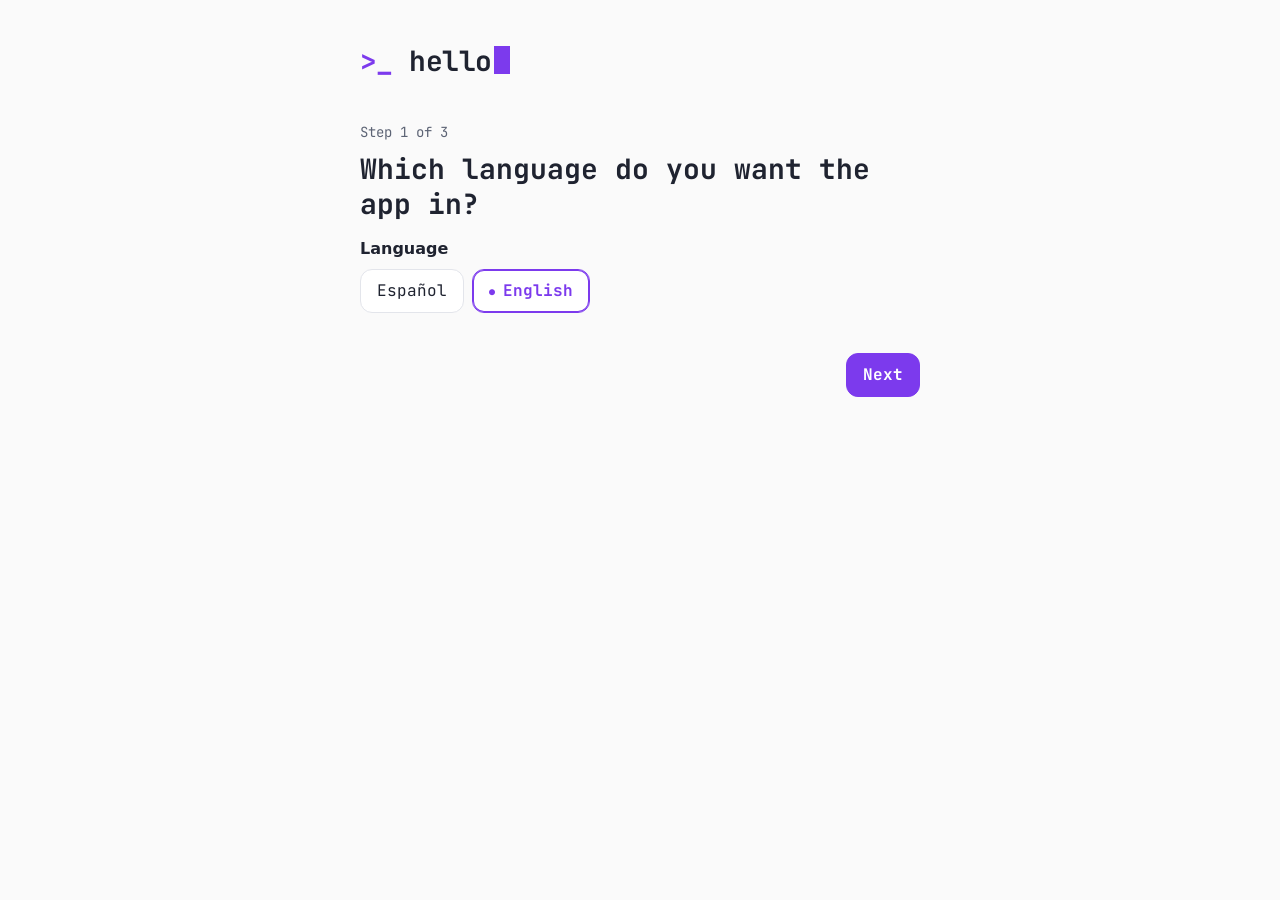
<file: index.html>
<!doctype html>
<html lang="es">
<head>
  <meta charset="utf-8">
  <meta name="viewport" content="width=device-width, initial-scale=1, viewport-fit=cover">
  <title>Hello English</title>
  <meta name="color-scheme" content="light dark">
  <meta name="theme-color" content="#0f1117" media="(prefers-color-scheme: dark)">
  <meta name="theme-color" content="#fafafa" media="(prefers-color-scheme: light)">
  <link rel="icon" href="iconos/icono.svg" type="image/svg+xml">
  <link rel="apple-touch-icon" href="iconos/icono-192.png">
  <link rel="manifest" href="manifest.webmanifest">
  <meta name="apple-mobile-web-app-capable" content="yes">
  <meta name="apple-mobile-web-app-title" content="Hello English">
  <meta name="apple-mobile-web-app-status-bar-style" content="black-translucent">
  <link rel="preload" href="fuentes/jetbrains-mono-latin-700.woff2" as="font" type="font/woff2" crossorigin>
  <link rel="stylesheet" href="css/tokens.css">
  <link rel="stylesheet" href="css/app.css">
  <script>
    // Aplica el tema guardado antes de pintar para evitar un destello de otro color (plan de 000, §2)
    try {
      var tema = JSON.parse(localStorage.getItem('he-ajustes') || '{}').tema;
      if (tema === 'claro' || tema === 'oscuro') document.documentElement.dataset.theme = tema;
    } catch (e) {}
  </script>
  <script type="module" src="src/app.js"></script>
</head>
<body>
  <div id="app"></div>
</body>
</html>
</file>
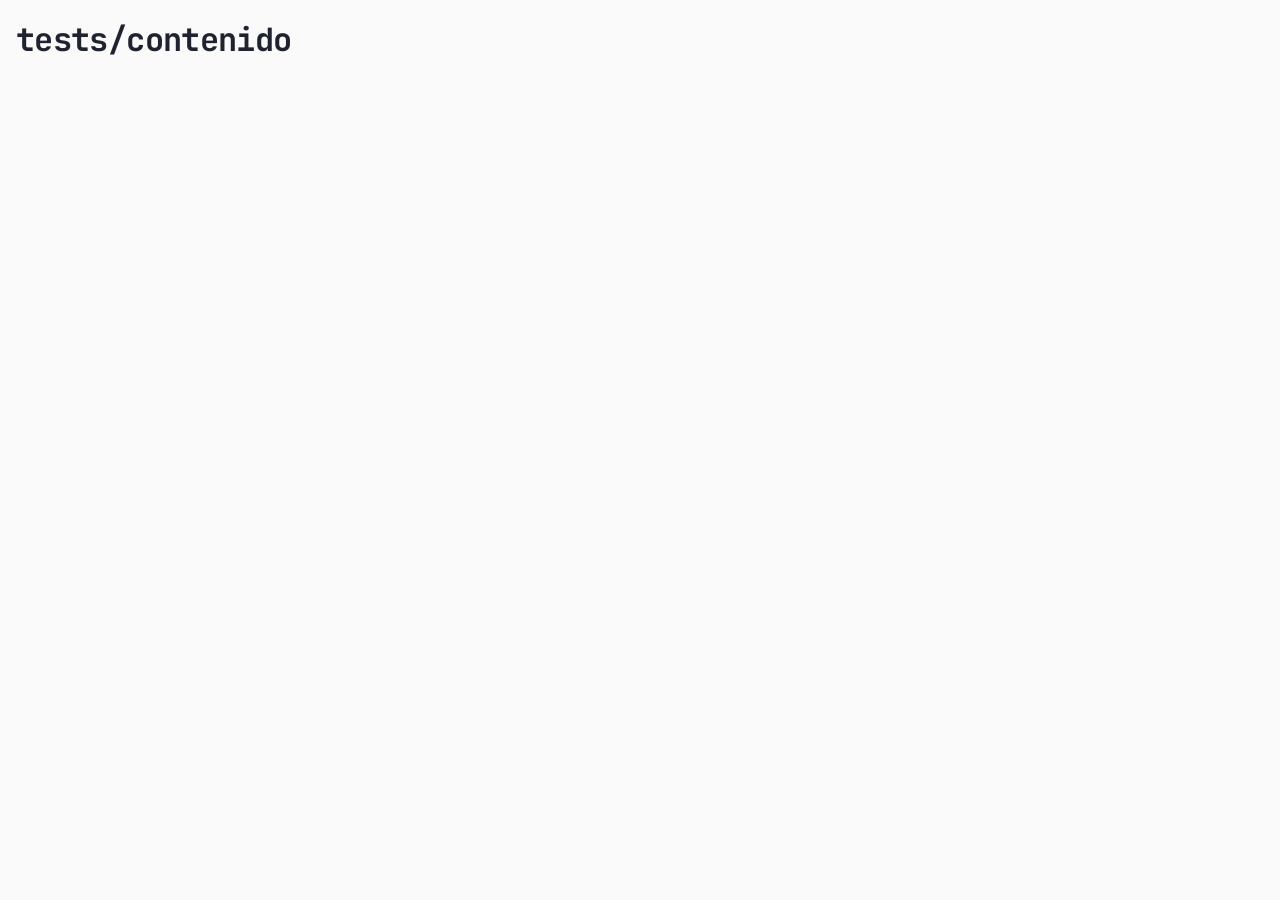
<file: contenido/tests.html>
<!doctype html>
<html lang="es">
<head>
  <meta charset="utf-8">
  <meta name="viewport" content="width=device-width, initial-scale=1">
  <title>Pruebas: contenido</title>
  <link rel="stylesheet" href="../css/tokens.css">
  <link rel="stylesheet" href="../css/app.css">
</head>
<body>
  <div id="app">
    <h1 class="logo">tests/contenido</h1>
  </div>
  <script type="module">
    import { prueba, igual, verdadero, ejecutar } from '../src/pruebas/mini.js';
    import { validarBanco, TEMAS } from '../src/contenido/esquema.js';
    import { elegirEjercicios, NIVELES } from '../src/contenido/elegir.js';
    import { crearAzar, barajar } from '../src/contenido/azar.js';

    // Mínimo de ejercicios por nivel (spec 001 §4 y la spec de cada minijuego)
    const BANCOS = {
      'prueba-nivel': 5, 'falsos-amigos': 6, 'merge-conflict': 6,
      'caza-el-bug': 6, prompt: 6, incidente: 1, 'ordenar-frases': 6, ahorcado: 4,
      'dictado-codigo': 4, 'dilo-bien': 5, 'daily-standup': 4, entrevista: 4, 'dictado-audio': 4,
      acronimos: 5, 'jerga-dev': 4, 'sopa-crucigrama': 8, emparejar: 6, contrarreloj: 10,
      'educado-o-borde': 4, 'bug-report': 2,
    };
    const leer = async (n) => (await fetch(`./${n}.json`, { cache: 'no-cache' })).json();

    // --- Bancos reales ---

    for (const [nombre, minimo] of Object.entries(BANCOS)) {
      prueba(`${nombre}: pasa la validación`, async () => {
        const errores = validarBanco(nombre, await leer(nombre));
        verdadero(errores.length === 0, errores.slice(0, 5).join(' · '));
      });
      prueba(`${nombre}: al menos ${minimo} ejercicios por nivel`, async () => {
        const { items } = await leer(nombre);
        const faltan = NIVELES.filter((nv) => items.filter((i) => i.nivel === nv).length < minimo);
        igual(faltan, []);
      });
      prueba(`${nombre}: tiene ejercicios de los tres temas`, async () => {
        const { items } = await leer(nombre);
        igual(TEMAS.filter((t) => !items.some((i) => i.tema === t)), []);
      });
    }

    prueba('Los ids no se repiten entre bancos', async () => {
      const ids = (await Promise.all(Object.keys(BANCOS).map(leer))).flatMap((b) => b.items.map((i) => i.id));
      igual(ids.length, new Set(ids).size);
    });

    prueba('Cada minijuego del registro tiene su banco en la lista', async () => {
      const { JUEGOS } = await import('../juegos/registro.js');
      igual(JUEGOS.map((j) => j.id).filter((id) => !(id in BANCOS)), []);
    });

    prueba('Validación de los bancos nuevos: detecta errores típicos', () => {
      const base = { id: 'x-1', nivel: 'A1', tema: 'web', explicacion: { es: 'e', en: 'e' } };
      const casos = [
        ['caza-el-bug', 'cb', { texto: 'Sin marca de error', traduccion: 't' }, 'un solo {mal|bien}'],
        ['prompt', 'pr', { enunciado: 'Dos ___ huecos ___', respuesta: 'a', traduccion: 't' }, 'un hueco'],
        ['ahorcado', 'ah', { palabra: 'two words', pista: 'p', traduccion: 't' }, 'solo letras'],
        ['dilo-bien', 'db', { termino: 't', suena: 's', ipa: 'i', otras: ['s', 'x'] }, 'otras'],
        ['contrarreloj', 'cr', { en: 'a', es: 'b', incorrecta: 'b' }, 'distinta'],
        ['bug-report', 'br', { partes: { titulo: 'a' } }, 'partes'],
      ];
      for (const [banco, prefijo, campos, texto] of casos) {
        const errores = validarBanco(banco, { banco, v: 1, items: [{ ...base, id: `${prefijo}-1`, ...campos }] }).join(' | ');
        verdadero(errores.includes(texto), `${banco} debería decir "${texto}": ${errores}`);
      }
    });

    prueba('temas.json coincide con los temas del esquema', async () => {
      const temas = await (await fetch('./temas.json', { cache: 'no-cache' })).json();
      igual(temas.map((t) => t.id), TEMAS);
    });

    prueba('falsos-amigos: hay verdaderas y falsas en todos los niveles', async () => {
      const { items } = await leer('falsos-amigos');
      const sinMezcla = NIVELES.filter((nv) => {
        const del = items.filter((i) => i.nivel === nv);
        return !del.some((i) => i.verdadero) || !del.some((i) => !i.verdadero);
      });
      igual(sinMezcla, []);
    });

    // --- Validación ---

    prueba('Validación: detecta campos que faltan, niveles y ids repetidos', () => {
      const malo = { banco: 'merge-conflict', v: 1, items: [
        { id: 'mc-1', nivel: 'A1', tema: 'web', correcta: 'a', incorrecta: 'b', traduccion: 'x', explicacion: { es: 'e', en: 'e' } },
        { id: 'mc-1', nivel: 'Z9', tema: 'web', correcta: 'a', incorrecta: 'a', explicacion: { es: 'e' } },
      ] };
      const errores = validarBanco('merge-conflict', malo).join(' | ');
      for (const t of ['id repetido', 'nivel no válido', 'son iguales', 'falta traduccion', 'explicacion necesita']) {
        verdadero(errores.includes(t), `debería decir "${t}": ${errores}`);
      }
    });

    // --- Azar y elección ---

    const muestra = NIVELES.flatMap((nv) => Array.from({ length: 10 }, (_, k) => ({ id: `${nv}-${k}`, nivel: nv, tema: k % 2 ? 'web' : 'equipo' })));

    prueba('Azar: la misma semilla da la misma secuencia', () => {
      const a = crearAzar(42), b = crearAzar(42);
      igual([a(), a(), a()], [b(), b(), b()]);
    });

    prueba('Barajar: mismos elementos y sin modificar el original', () => {
      const lista = [1, 2, 3, 4, 5];
      const r = barajar(lista, crearAzar(1));
      igual([...r].sort(), [1, 2, 3, 4, 5]);
      igual(lista, [1, 2, 3, 4, 5]);
    });

    prueba('Elegir: reparto 60/30/10 en B1 con n = 10', () => {
      const r = elegirEjercicios(muestra, { nivel: 'B1', n: 10, azar: crearAzar(7) });
      const cuenta = (nv) => r.filter((i) => i.nivel === nv).length;
      igual([cuenta('A2'), cuenta('B1'), cuenta('B2')], [3, 6, 1]);
    });

    prueba('Elegir: en A1 la parte del nivel anterior va a A1', () => {
      const r = elegirEjercicios(muestra, { nivel: 'A1', n: 10, azar: crearAzar(7) });
      igual([r.filter((i) => i.nivel === 'A1').length, r.filter((i) => i.nivel === 'A2').length], [9, 1]);
    });

    prueba('Elegir: no repite y completa con niveles cercanos si faltan', () => {
      const pocos = muestra.filter((i) => i.nivel !== 'C1' || i.id === 'C1-0');
      const r = elegirEjercicios(pocos, { nivel: 'C1', n: 10, azar: crearAzar(3) });
      igual(r.length, 10);
      igual(new Set(r.map((i) => i.id)).size, 10);
      verdadero(r.every((i) => ['C1', 'B2', 'B1'].includes(i.nivel)), 'solo niveles cercanos');
    });

    prueba('Elegir: filtra por tema', () => {
      const r = elegirEjercicios(muestra, { nivel: 'A2', n: 8, azar: crearAzar(5), tema: 'web' });
      verdadero(r.length === 8 && r.every((i) => i.tema === 'web'), 'todos del tema web');
    });

    prueba('Elegir: misma semilla, misma partida', () => {
      const a = elegirEjercicios(muestra, { nivel: 'B2', n: 10, azar: crearAzar(99) });
      const b = elegirEjercicios(muestra, { nivel: 'B2', n: 10, azar: crearAzar(99) });
      igual(a.map((i) => i.id), b.map((i) => i.id));
    });

    ejecutar(document.getElementById('app'));
  </script>
</body>
</html>
</file>
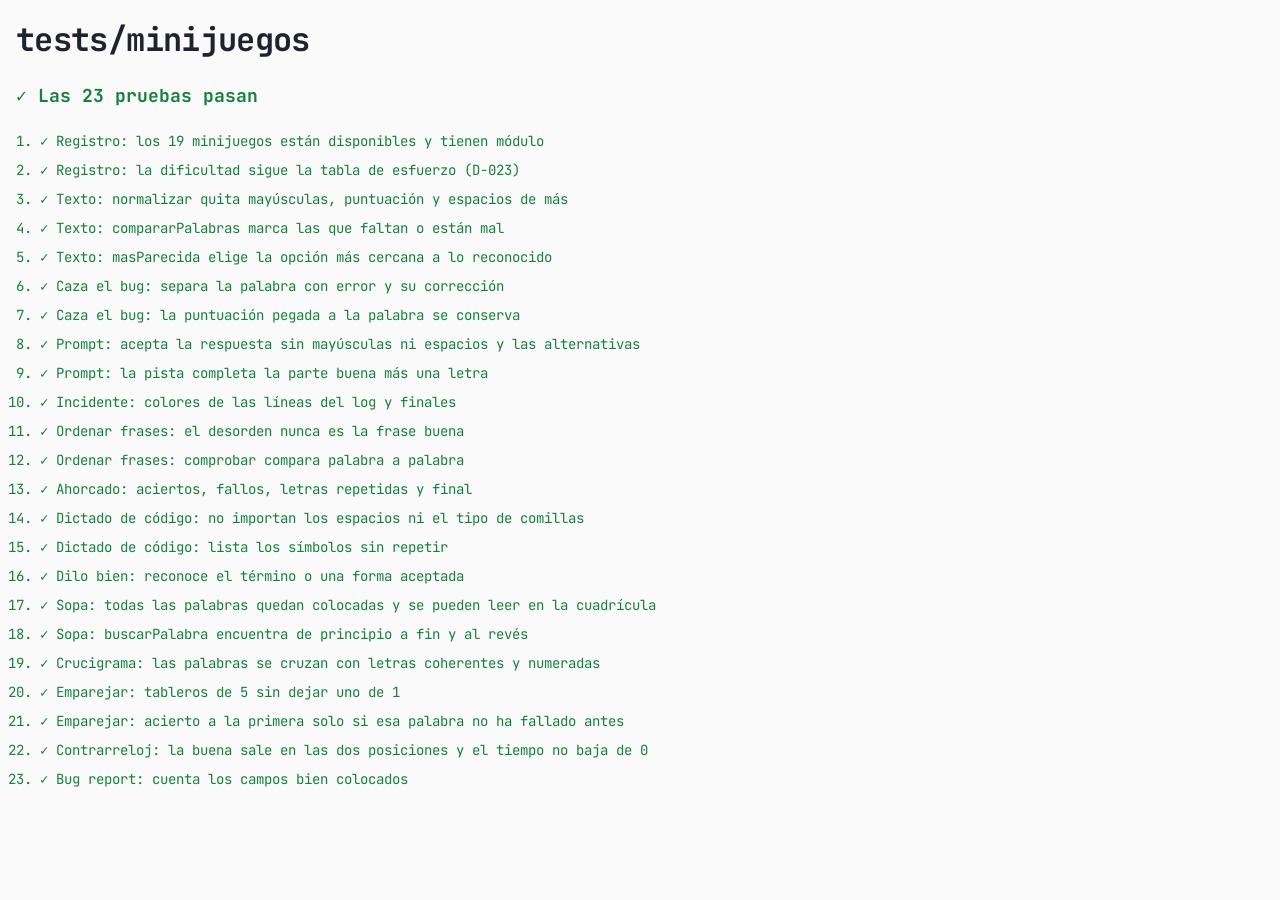
<file: juegos/tests.html>
<!doctype html>
<html lang="es">
<head>
  <meta charset="utf-8">
  <meta name="viewport" content="width=device-width, initial-scale=1">
  <title>Pruebas: minijuegos</title>
  <link rel="stylesheet" href="../css/tokens.css">
  <link rel="stylesheet" href="../css/app.css">
</head>
<body>
  <div id="app">
    <h1 class="logo">tests/minijuegos</h1>
  </div>
  <script type="module">
    // Reglas de los minijuegos de las specs 005-021 y de src/contenido/texto.js.
    // Falsos amigos y Merge Conflict tienen su propia página en su carpeta.
    import { prueba, igual, verdadero, ejecutar } from '../src/pruebas/mini.js';
    import { crearAzar } from '../src/contenido/azar.js';
    import * as T from '../src/contenido/texto.js';
    import * as CB from './caza-el-bug/logica.js';
    import * as PR from './prompt/logica.js';
    import * as IN from './incidente/logica.js';
    import * as OF from './ordenar-frases/logica.js';
    import * as AH from './ahorcado/logica.js';
    import * as DC from './dictado-codigo/logica.js';
    import * as DB from './dilo-bien/logica.js';
    import * as SC from './sopa-crucigrama/logica.js';
    import * as EM from './emparejar/logica.js';
    import * as CR from './contrarreloj/logica.js';
    import * as BR from './bug-report/logica.js';
    import { JUEGOS, ESFUERZO } from './registro.js';

    // --- Registro ---

    prueba('Registro: los 19 minijuegos están disponibles y tienen módulo', async () => {
      igual(JUEGOS.length, 19);
      for (const j of JUEGOS) {
        verdadero(j.disponible, `${j.id} disponible`);
        const m = await import(`./${j.id}/juego.js`);
        verdadero(m.BANCO === j.id && Number.isInteger(m.EJERCICIOS) && typeof m.montar === 'function', j.id);
      }
    });

    prueba('Registro: la dificultad sigue la tabla de esfuerzo (D-023)', () => {
      const medio = ['caza-el-bug', 'prompt', 'ordenar-frases', 'ahorcado', 'sopa-crucigrama', 'bug-report'];
      const alto = ['incidente', 'dictado-codigo', 'dilo-bien', 'dictado-audio'];
      for (const j of JUEGOS) {
        const esperado = medio.includes(j.id) ? ESFUERZO.medio : alto.includes(j.id) ? ESFUERZO.alto : ESFUERZO.bajo;
        igual(j.dificultad, esperado, j.id);
      }
    });

    // --- Texto ---

    prueba('Texto: normalizar quita mayúsculas, puntuación y espacios de más', () => {
      igual(T.normalizar('  Hello,   World!  '), 'hello world');
      igual(T.normalizar('It’s fine.'), "it's fine");
      verdadero(T.mismaFrase('Did you save the file?', 'did you save the file'), 'misma frase');
    });

    prueba('Texto: compararPalabras marca las que faltan o están mal', () => {
      const r = T.compararPalabras('the page take long to load', 'The page takes too long to load.');
      igual(r.map((p) => p.bien), [true, true, false, false, true, true, true]);
      igual(T.compararPalabras('', 'Hi there').every((p) => !p.bien), true);
    });

    prueba('Texto: masParecida elige la opción más cercana a lo reconocido', () => {
      const ops = ["I'm working on the reports, but I'm blocked.", 'Nothing. Next person, please.', 'Why should I be brief?'];
      igual(T.masParecida(['i am working on the reports but im blocked'], ops), 0);
      igual(T.masParecida(['nothing next person'], ops), 1);
      igual(T.masParecida(['banana'], ops), -1);
    });

    // --- Caza el bug ---

    prueba('Caza el bug: separa la palabra con error y su corrección', () => {
      const p = CB.prepararTexto('Please {revise|review} my PR.');
      igual(CB.conError(p), 'Please revise my PR.');
      igual(CB.corregido(p), 'Please review my PR.');
      igual([CB.comprobar(p, 1), CB.comprobar(p, 0)], [true, false]);
    });

    prueba('Caza el bug: la puntuación pegada a la palabra se conserva', () => {
      const p = CB.prepararTexto('Fix the {functon|function}.');
      igual(p[2], { mal: 'functon.', bien: 'function.', bug: true });
    });

    // --- Prompt ---

    prueba('Prompt: acepta la respuesta sin mayúsculas ni espacios y las alternativas', () => {
      const item = { respuesta: 'Enter', aceptadas: ['return'] };
      igual([PR.comprobar(item, ' enter '), PR.comprobar(item, 'Return'), PR.comprobar(item, 'tab')], [true, true, false]);
    });

    prueba('Prompt: la pista completa la parte buena más una letra', () => {
      igual(PR.pista('', 'commit'), 'c');
      igual(PR.pista('com', 'commit'), 'comm');
      igual(PR.pista('cox', 'commit'), 'com');
      igual(PR.pista('commit', 'commit'), 'commit');
    });

    // --- Incidente ---

    prueba('Incidente: colores de las líneas del log y finales', () => {
      igual(['ERROR 503', 'WARN Disk', '@maria: hi', 'INFO ok'].map(IN.tipoDeLinea), ['error', 'aviso', 'mensaje', 'info']);
      igual([IN.final(3, 3), IN.final(2, 3), IN.final(1, 3), IN.final(0, 3)], ['bien', 'regular', 'mal', 'mal']);
    });

    // --- Ordenar frases ---

    prueba('Ordenar frases: el desorden nunca es la frase buena', () => {
      const azar = crearAzar(4);
      for (let i = 0; i < 20; i++) {
        const r = OF.desordenar('This is my first program.', azar).map((p) => p.texto).join(' ');
        verdadero(r !== 'This is my first program.', r);
      }
    });

    prueba('Ordenar frases: comprobar compara palabra a palabra', () => {
      igual(OF.comprobar('The code is on GitHub.', ['The', 'code', 'is', 'on', 'GitHub.']), true);
      igual(OF.comprobar('The code is on GitHub.', ['The', 'is', 'code', 'on', 'GitHub.']), false);
    });

    // --- Ahorcado ---

    prueba('Ahorcado: aciertos, fallos, letras repetidas y final', () => {
      let e = AH.crearEstado('Bug');
      e = AH.probar(e, 'b');
      e = AH.probar(e, 'x');
      e = AH.probar(e, 'x');
      igual([AH.mascara(e), e.fallos], ['b__', 1]);
      e = AH.probar(AH.probar(e, 'U'), 'g');
      igual([AH.ganado(e), AH.terminado(e)], [true, true]);
      let p = AH.crearEstado('a');
      for (const l of 'bcdefg') p = AH.probar(p, l);
      igual([AH.perdido(p), AH.probar(p, 'a')], [true, p]);
    });

    // --- Dictado de código ---

    prueba('Dictado de código: no importan los espacios ni el tipo de comillas', () => {
      igual(DC.comprobar("print( 'hello' )", 'print("hello")'), true);
      igual(DC.comprobar('x=5', 'x = 5'), true);
      igual(DC.comprobar('X = 5', 'x = 5'), false);
    });

    prueba('Dictado de código: lista los símbolos sin repetir', () => {
      igual(DC.simbolosDe('a[0] = b[1];').map((s) => s.simbolo), ['[', ']', '=', ';']);
    });

    // --- Dilo bien ---

    prueba('Dilo bien: reconoce el término o una forma aceptada', () => {
      const cache = { termino: 'cache', aceptadas: ['cash'] };
      igual([DB.reconocido(cache, ['I said cash']), DB.reconocido(cache, ['catch'])], [true, false]);
      igual(DB.reconocido({ termino: 'nginx', aceptadas: ['engine x'] }, ['Engine X']), true);
      igual(DB.opcionesDe({ suena: 'kash', otras: ['ka-CHÉ', 'KA-che'] })[0], 'kash');
    });

    // --- Sopa y crucigrama ---

    const palabras = ['code', 'file', 'mouse', 'screen', 'email', 'team'];

    prueba('Sopa: todas las palabras quedan colocadas y se pueden leer en la cuadrícula', () => {
      const s = SC.crearSopa(palabras, crearAzar(1));
      igual(s.colocadas.length, palabras.length);
      for (const p of s.colocadas) igual(p.celdas.map(([f, c]) => s.celdas[f][c]).join(''), p.palabra);
      verdadero(s.celdas.flat().every((l) => /^[A-Z]$/.test(l)), 'solo letras');
    });

    prueba('Sopa: buscarPalabra encuentra de principio a fin y al revés', () => {
      const s = SC.crearSopa(palabras, crearAzar(2));
      const p = s.colocadas[0];
      const a = p.celdas[0];
      const b = p.celdas[p.celdas.length - 1];
      igual([SC.buscarPalabra(s, a, b), SC.buscarPalabra(s, b, a)], [0, 0]);
      igual(SC.lineaEntre([0, 0], [1, 3]), null);
    });

    prueba('Crucigrama: las palabras se cruzan con letras coherentes y numeradas', () => {
      const c = SC.crearCrucigrama(['database', 'branch', 'merge', 'backup', 'cookie', 'testing'], crearAzar(3));
      verdadero(c.palabras.length >= 4, `colocadas: ${c.palabras.length}`);
      for (const p of c.palabras) {
        igual(SC.celdasDe(p).map((k) => c.letras.get(k)).join(''), p.palabra);
        verdadero(p.numero >= 1, 'numerada');
      }
      verdadero(c.palabras.every((p, i) => i === 0 || SC.celdasDe(p).some((k) => c.palabras.some((q, j) => j !== i && SC.celdasDe(q).includes(k)))), 'todas se cruzan con otra');
    });

    // --- Emparejar ---

    prueba('Emparejar: tableros de 5 sin dejar uno de 1', () => {
      const items = Array.from({ length: 11 }, (_, i) => ({ id: String(i) }));
      igual(EM.tableros(items).map((t) => t.length), [5, 6]);
      igual(EM.tableros(items.slice(0, 10)).map((t) => t.length), [5, 5]);
    });

    prueba('Emparejar: acierto a la primera solo si esa palabra no ha fallado antes', () => {
      const t = EM.crearTablero([{ id: 'a' }, { id: 'b' }]);
      igual(EM.unir(t, 'a', 'b').bien, false);
      igual(EM.unir(t, 'a', 'a'), { bien: true, primeraVez: false });
      igual(EM.unir(t, 'b', 'b'), { bien: true, primeraVez: true });
      igual(EM.completo(t), true);
    });

    // --- Contrarreloj ---

    prueba('Contrarreloj: la buena sale en las dos posiciones y el tiempo no baja de 0', () => {
      const item = { es: 'archivo', incorrecta: 'carpeta' };
      igual(CR.prepararPregunta(item, () => 0.1), { opciones: ['archivo', 'carpeta'], correcta: 0 });
      igual(CR.prepararPregunta(item, () => 0.9), { opciones: ['carpeta', 'archivo'], correcta: 1 });
      igual([CR.quedan(10), CR.quedan(99)], [CR.SEGUNDOS - 10, 0]);
    });

    // --- Bug report ---

    prueba('Bug report: cuenta los campos bien colocados', () => {
      igual(BR.corregir({ titulo: 'titulo', pasos: 'pasos', esperado: 'esperado', actual: 'actual' }).todo, true);
      const r = BR.corregir({ titulo: 'titulo', pasos: 'pasos', esperado: 'actual', actual: 'esperado' });
      igual([r.todo, r.bien], [false, ['titulo', 'pasos']]);
    });

    ejecutar(document.getElementById('app'));
  </script>
</body>
</html>
</file>
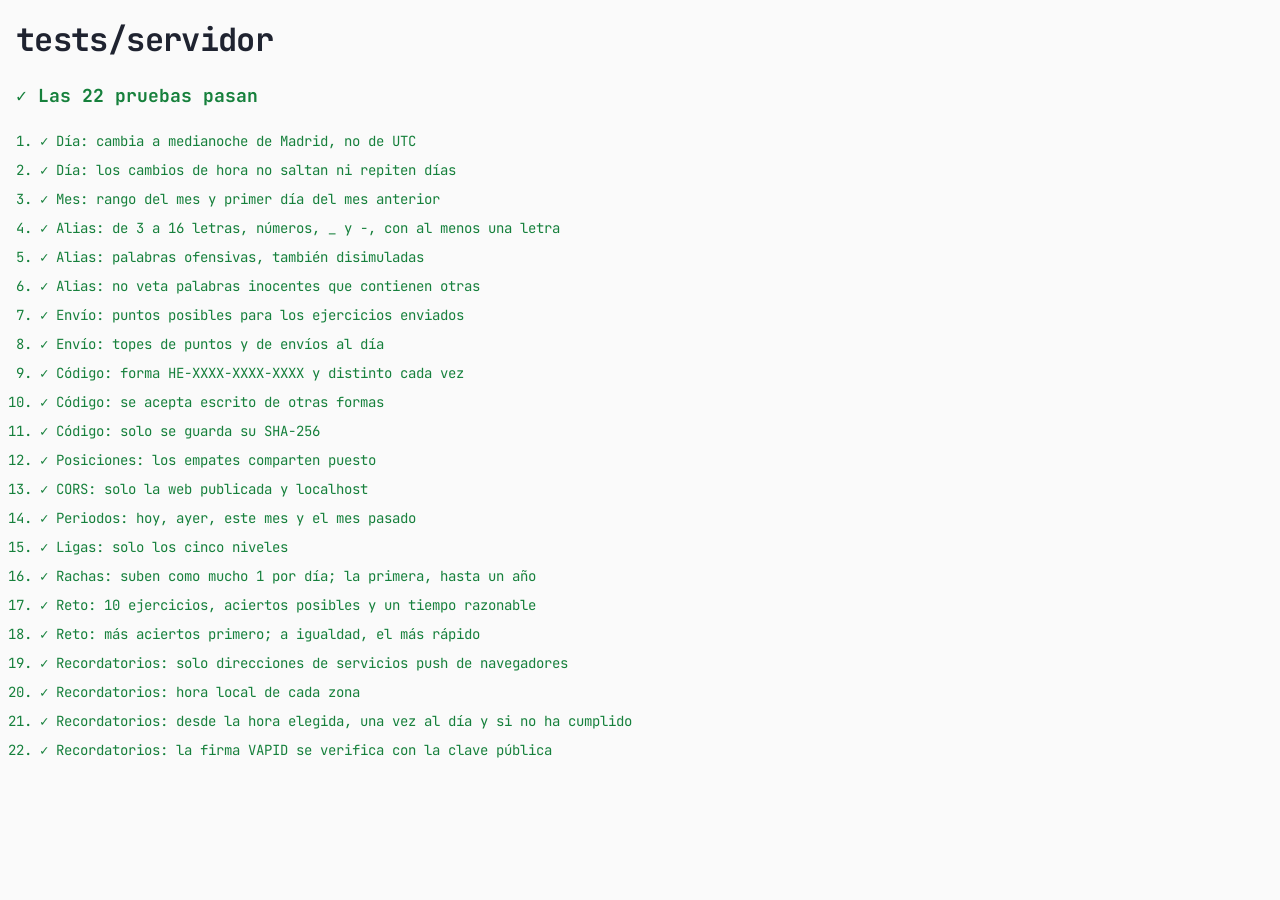
<file: servidor/tests.html>
<!doctype html>
<html lang="es">
<head>
  <meta charset="utf-8">
  <meta name="viewport" content="width=device-width, initial-scale=1">
  <title>Pruebas: servidor del ranking</title>
  <link rel="stylesheet" href="../css/tokens.css">
  <link rel="stylesheet" href="../css/app.css">
</head>
<body>
  <div id="app">
    <h1 class="logo">tests/servidor</h1>
  </div>
  <script type="module">
    import { prueba, igual, verdadero, ejecutar } from '../src/pruebas/mini.js';
    import {
      REGLAS, diaMadrid, rangoMes, inicioMesAnterior, validarAlias, validarEnvio,
      crearCodigo, normalizarCodigo, sha256, posiciones, origenPermitido,
      diasEntre, diaAnterior, rangoPeriodo, nivelValido, rachaAceptada, validarReto, posicionesReto,
      endpointValido, zonaValida, horaLocal, recordatorioToca, jwtVapid, aBase64Url,
    } from './worker.js';

    // --- Día y mes de Madrid ---

    prueba('Día: cambia a medianoche de Madrid, no de UTC', () => {
      igual(diaMadrid(new Date('2026-11-01T22:59:00Z')), '2026-11-01'); // 23:59 en invierno (UTC+1)
      igual(diaMadrid(new Date('2026-11-01T23:00:00Z')), '2026-11-02'); // 00:00
      igual(diaMadrid(new Date('2026-07-15T21:59:00Z')), '2026-07-15'); // 23:59 en verano (UTC+2)
      igual(diaMadrid(new Date('2026-07-15T22:00:00Z')), '2026-07-16');
    });

    prueba('Día: los cambios de hora no saltan ni repiten días', () => {
      igual(diaMadrid(new Date('2026-03-29T00:30:00Z')), '2026-03-29'); // entre 1:30 y 3:30, se adelanta
      igual(diaMadrid(new Date('2026-10-25T00:30:00Z')), '2026-10-25'); // la hora se repite
      igual(diaMadrid(new Date('2026-12-31T23:30:00Z')), '2027-01-01'); // nochevieja → año nuevo
    });

    prueba('Mes: rango del mes y primer día del mes anterior', () => {
      igual(rangoMes('2026-11-15'), ['2026-11-01', '2026-11-31']);
      igual(inicioMesAnterior('2026-11-15'), '2026-10-01');
      igual(inicioMesAnterior('2027-01-03'), '2026-12-01');
    });

    // --- Alias ---

    prueba('Alias: de 3 a 16 letras, números, _ y -, con al menos una letra', () => {
      for (const a of ['Ana', 'byte_master', 'dev-2026', 'a1b2c3d4e5f6g7h8', 'Xx_PRO_xX']) verdadero(validarAlias(a).ok, a);
      for (const a of ['ab', 'a'.repeat(17), 'con espacio', 'ñandú', 'emoji😀', '1234', '___', '', null, 42]) {
        igual(validarAlias(a), { ok: false, motivo: 'formato' }, String(a));
      }
    });

    prueba('Alias: palabras ofensivas, también disimuladas', () => {
      for (const a of ['puta', 'PutaMadre', 'p0lla', 'puuuta', 'gilipollas99', 'Hijo-de-puta', 'fuck_you', 'FuCkEr', 'sh1t', 'el_culo', 'culo1', 'ASSHOLE', 'nazi88', 'admin', 'Hello-English']) {
        igual(validarAlias(a), { ok: false, motivo: 'vetado' }, a);
      }
    });

    prueba('Alias: no veta palabras inocentes que contienen otras', () => {
      for (const a of ['computadora', 'computa', 'class_act', 'as_del_code', 'Cassandra', 'Scripter', 'Moroder', 'skill_issue', 'assess', 'Mamonas2']) {
        verdadero(validarAlias(a).ok, a);
      }
    });

    // --- Envíos de puntos ---

    prueba('Envío: puntos posibles para los ejercicios enviados', () => {
      verdadero(validarEnvio({ puntos: 300, ejercicios: 10 }).ok, '30 por acierto');
      igual(validarEnvio({ puntos: 301, ejercicios: 10 }), { ok: false, motivo: 'imposible' });
      igual(validarEnvio({ puntos: 10, ejercicios: 0 }), { ok: false, motivo: 'imposible' });
      igual(validarEnvio({ puntos: 10, ejercicios: REGLAS.maxEjercicios + 1 }), { ok: false, motivo: 'imposible' });
      igual(validarEnvio({ puntos: 0, ejercicios: 5 }), { ok: false, motivo: 'imposible' });
      igual(validarEnvio({ puntos: 12.5, ejercicios: 5 }), { ok: false, motivo: 'imposible' });
      igual(validarEnvio({ puntos: '100', ejercicios: 5 }), { ok: false, motivo: 'imposible' });
      igual(validarEnvio(null), { ok: false, motivo: 'imposible' });
    });

    prueba('Envío: topes de puntos y de envíos al día', () => {
      verdadero(validarEnvio({ puntos: 100, ejercicios: 10 }, { puntos: REGLAS.maxPuntosDia - 100, envios: 0 }).ok, 'justo el tope');
      igual(validarEnvio({ puntos: 101, ejercicios: 10 }, { puntos: REGLAS.maxPuntosDia - 100, envios: 0 }), { ok: false, motivo: 'tope' });
      igual(validarEnvio({ puntos: 10, ejercicios: 1 }, { puntos: 0, envios: REGLAS.maxEnviosDia }), { ok: false, motivo: 'tope' });
    });

    // --- Código secreto ---

    prueba('Código: forma HE-XXXX-XXXX-XXXX y distinto cada vez', () => {
      const a = crearCodigo();
      verdadero(/^HE-[2-9A-HJKMNP-Z]{4}-[2-9A-HJKMNP-Z]{4}-[2-9A-HJKMNP-Z]{4}$/.test(a), a);
      verdadero(a !== crearCodigo(), 'distintos');
    });

    prueba('Código: se acepta escrito de otras formas', () => {
      igual(normalizarCodigo('he-abcd-efgh-jkmn'), 'HE-ABCD-EFGH-JKMN');
      igual(normalizarCodigo(' HE ABCD EFGH JKMN '), 'HE-ABCD-EFGH-JKMN');
      igual(normalizarCodigo('ABCDEFGHJKMN'), 'HE-ABCD-EFGH-JKMN');
      igual(normalizarCodigo('HE-ABCD-EFGH'), null);
      igual(normalizarCodigo('HE-ABCD-EFGH-JKM!'), null);
      igual(normalizarCodigo(undefined), null);
    });

    prueba('Código: solo se guarda su SHA-256', async () => {
      igual(await sha256('abc'), 'ba7816bf8f01cfea414140de5dae2223b00361a396177a9cb410ff61f20015ad');
    });

    // --- Clasificación y CORS ---

    prueba('Posiciones: los empates comparten puesto', () => {
      const filas = [{ alias: 'a', puntos: 100 }, { alias: 'b', puntos: 80 }, { alias: 'c', puntos: 80 }, { alias: 'd', puntos: 50 }];
      igual(posiciones(filas).map((f) => f.pos), [1, 2, 2, 4]);
      igual(posiciones([]), []);
    });

    prueba('CORS: solo la web publicada y localhost', () => {
      verdadero(origenPermitido('https://zeroping7.github.io'), 'publicada');
      verdadero(origenPermitido('http://localhost:8000'), 'localhost');
      verdadero(origenPermitido('http://127.0.0.1'), '127.0.0.1');
      verdadero(!origenPermitido('https://otra-web.com'), 'otra web');
      verdadero(!origenPermitido('https://zeroping7.github.io.evil.com'), 'imitación');
      verdadero(!origenPermitido(null), 'sin origen');
    });

    // --- v2: periodos, ligas, rachas, reto y recordatorios (specs 028-033) ---

    prueba('Periodos: hoy, ayer, este mes y el mes pasado', () => {
      igual(diasEntre('2026-10-30', '2026-11-02'), 3);
      igual(diaAnterior('2026-03-01'), '2026-02-28');
      igual(rangoPeriodo('ayer', '2026-11-01'), { periodo: 'ayer', desde: '2026-10-31', hasta: '2026-10-31', dia: '2026-10-31' });
      igual(rangoPeriodo('mesAnterior', '2027-01-15'), { periodo: 'mesAnterior', desde: '2026-12-01', hasta: '2026-12-31', dia: '2026-12-01' });
      igual(rangoPeriodo('mes', '2026-11-15').desde, '2026-11-01');
      igual(rangoPeriodo('otro', '2026-11-15').periodo, 'dia');
    });

    prueba('Ligas: solo los cinco niveles', () => {
      igual(nivelValido('B2'), 'B2');
      igual(nivelValido('b2'), null);
      igual(nivelValido(undefined), null);
    });

    prueba('Rachas: suben como mucho 1 por día; la primera, hasta un año', () => {
      igual(rachaAceptada(12, null, '2026-11-02'), 12);
      igual(rachaAceptada(5000, null, '2026-11-02'), 365);
      igual(rachaAceptada(13, { racha: 12, dia: '2026-11-02' }, '2026-11-02'), 13, 'cumple el objetivo hoy');
      igual(rachaAceptada(20, { racha: 12, dia: '2026-11-01' }, '2026-11-02'), 13);
      igual(rachaAceptada(15, { racha: 12, dia: '2026-10-30' }, '2026-11-02'), 15, 'jugó sin red esos días');
      igual(rachaAceptada(0, { racha: 12, dia: '2026-10-30' }, '2026-11-02'), 0, 'la perdió');
      igual(rachaAceptada(-1, null, '2026-11-02'), null);
      igual(rachaAceptada('7', null, '2026-11-02'), null);
    });

    prueba('Reto: 10 ejercicios, aciertos posibles y un tiempo razonable', () => {
      const bien = { juego: 'merge-conflict', aciertos: 7, total: 10, segundos: 90 };
      verdadero(validarReto(bien).ok);
      for (const mal of [{ ...bien, total: 8 }, { ...bien, aciertos: 11 }, { ...bien, segundos: 3 }, { ...bien, juego: '../x' }, null]) {
        igual(validarReto(mal), { ok: false, motivo: 'imposible' }, JSON.stringify(mal));
      }
    });

    prueba('Reto: más aciertos primero; a igualdad, el más rápido', () => {
      const filas = [
        { alias: 'a', aciertos: 10, total: 10, segundos: 80 },
        { alias: 'b', aciertos: 9, total: 10, segundos: 50 },
        { alias: 'c', aciertos: 9, total: 10, segundos: 50 },
        { alias: 'd', aciertos: 9, total: 10, segundos: 70 },
      ];
      igual(posicionesReto(filas).map((f) => f.pos), [1, 2, 2, 4]);
    });

    prueba('Recordatorios: solo direcciones de servicios push de navegadores', () => {
      verdadero(endpointValido('https://fcm.googleapis.com/fcm/send/abc'), 'Chrome');
      verdadero(endpointValido('https://updates.push.services.mozilla.com/wpush/v2/abc'), 'Firefox');
      verdadero(endpointValido('https://web.push.apple.com/abc'), 'Safari');
      verdadero(!endpointValido('https://mi-web.com/push'), 'otra web');
      verdadero(!endpointValido('http://fcm.googleapis.com/x'), 'sin https');
      verdadero(!endpointValido('https://googleapis.com.evil.com/x'), 'imitación');
    });

    prueba('Recordatorios: hora local de cada zona', () => {
      igual(horaLocal(new Date('2026-11-02T08:30:00Z'), 'Europe/Madrid'), { dia: '2026-11-02', hora: 9 });
      igual(horaLocal(new Date('2026-11-02T08:30:00Z'), 'America/Mexico_City'), { dia: '2026-11-02', hora: 2 });
      verdadero(zonaValida('Atlantic/Canary'));
      verdadero(!zonaValida('Marte/Base'));
    });

    prueba('Recordatorios: desde la hora elegida, una vez al día y si no ha cumplido', () => {
      const r = { hora: 20, zona: 'Europe/Madrid', ultimo: null, hecho: null };
      const a = (iso) => new Date(iso);
      verdadero(!recordatorioToca(r, a('2026-11-02T18:50:00Z')), '19:50, aún no');
      verdadero(recordatorioToca(r, a('2026-11-02T19:05:00Z')), '20:05');
      verdadero(recordatorioToca(r, a('2026-11-02T21:30:00Z')), '22:30, dentro de la ventana');
      verdadero(!recordatorioToca(r, a('2026-11-02T22:10:00Z')), '23:10, ya es tarde');
      verdadero(!recordatorioToca({ ...r, ultimo: '2026-11-02' }, a('2026-11-02T19:20:00Z')), 'ya avisado hoy');
      verdadero(!recordatorioToca({ ...r, hecho: '2026-11-02' }, a('2026-11-02T19:20:00Z')), 'objetivo cumplido');
    });

    prueba('Recordatorios: la firma VAPID se verifica con la clave pública', async () => {
      const par = await crypto.subtle.generateKey({ name: 'ECDSA', namedCurve: 'P-256' }, true, ['sign', 'verify']);
      const jwt = await jwtVapid(par.privateKey, 'https://fcm.googleapis.com', new Date('2026-11-02T10:00:00Z'));
      const [cab, datos, firma] = jwt.split('.');
      const de64 = (s) => Uint8Array.from(atob(s.replace(/-/g, '+').replace(/_/g, '/') + '='.repeat((4 - (s.length % 4)) % 4)), (c) => c.charCodeAt(0));
      igual(JSON.parse(new TextDecoder().decode(de64(cab))), { typ: 'JWT', alg: 'ES256' });
      igual(JSON.parse(new TextDecoder().decode(de64(datos))).aud, 'https://fcm.googleapis.com');
      verdadero(await crypto.subtle.verify({ name: 'ECDSA', hash: 'SHA-256' }, par.publicKey, de64(firma), new TextEncoder().encode(`${cab}.${datos}`)), 'firma');
      igual(aBase64Url(new Uint8Array([251, 255])), '-_8');
    });

    ejecutar(document.getElementById('app'));
  </script>
</body>
</html>
</file>
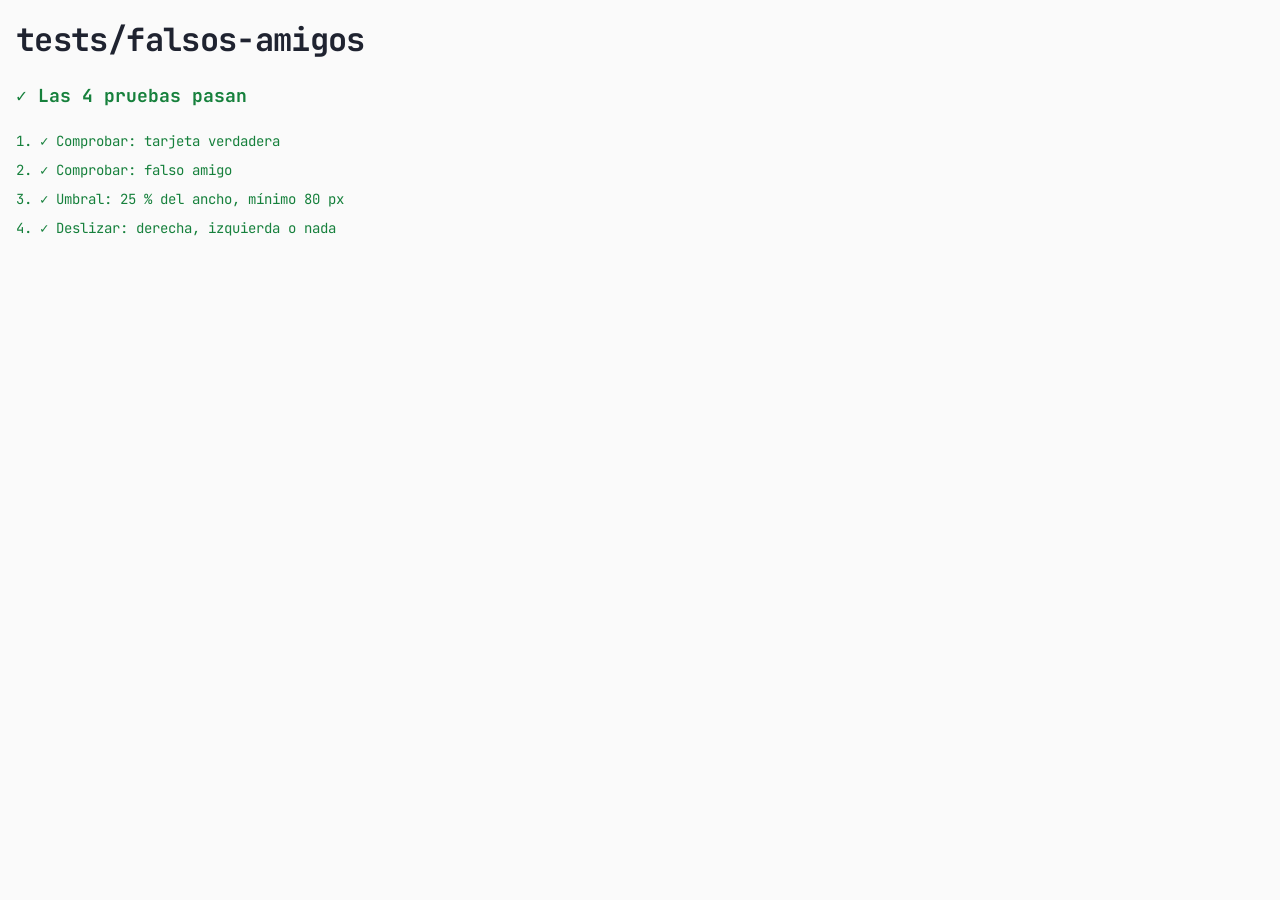
<file: juegos/falsos-amigos/tests.html>
<!doctype html>
<html lang="es">
<head>
  <meta charset="utf-8">
  <meta name="viewport" content="width=device-width, initial-scale=1">
  <title>Pruebas: Falsos amigos</title>
  <link rel="stylesheet" href="../../css/tokens.css">
  <link rel="stylesheet" href="../../css/app.css">
</head>
<body>
  <div id="app">
    <h1 class="logo">tests/falsos-amigos</h1>
  </div>
  <script type="module">
    import { prueba, igual, ejecutar } from '../../src/pruebas/mini.js';
    import { comprobar, umbralDeslizar, leerDeslizamiento } from './logica.js';

    prueba('Comprobar: tarjeta verdadera', () => {
      igual([comprobar({ verdadero: true }, true), comprobar({ verdadero: true }, false)], [true, false]);
    });

    prueba('Comprobar: falso amigo', () => {
      igual([comprobar({ verdadero: false }, false), comprobar({ verdadero: false }, true)], [true, false]);
    });

    prueba('Umbral: 25 % del ancho, mínimo 80 px', () => {
      igual([umbralDeslizar(200), umbralDeslizar(320), umbralDeslizar(600)], [80, 80, 150]);
    });

    prueba('Deslizar: derecha, izquierda o nada', () => {
      igual([leerDeslizamiento(120, 320), leerDeslizamiento(-90, 320), leerDeslizamiento(40, 320)], [true, false, null]);
    });

    ejecutar(document.getElementById('app'));
  </script>
</body>
</html>
</file>
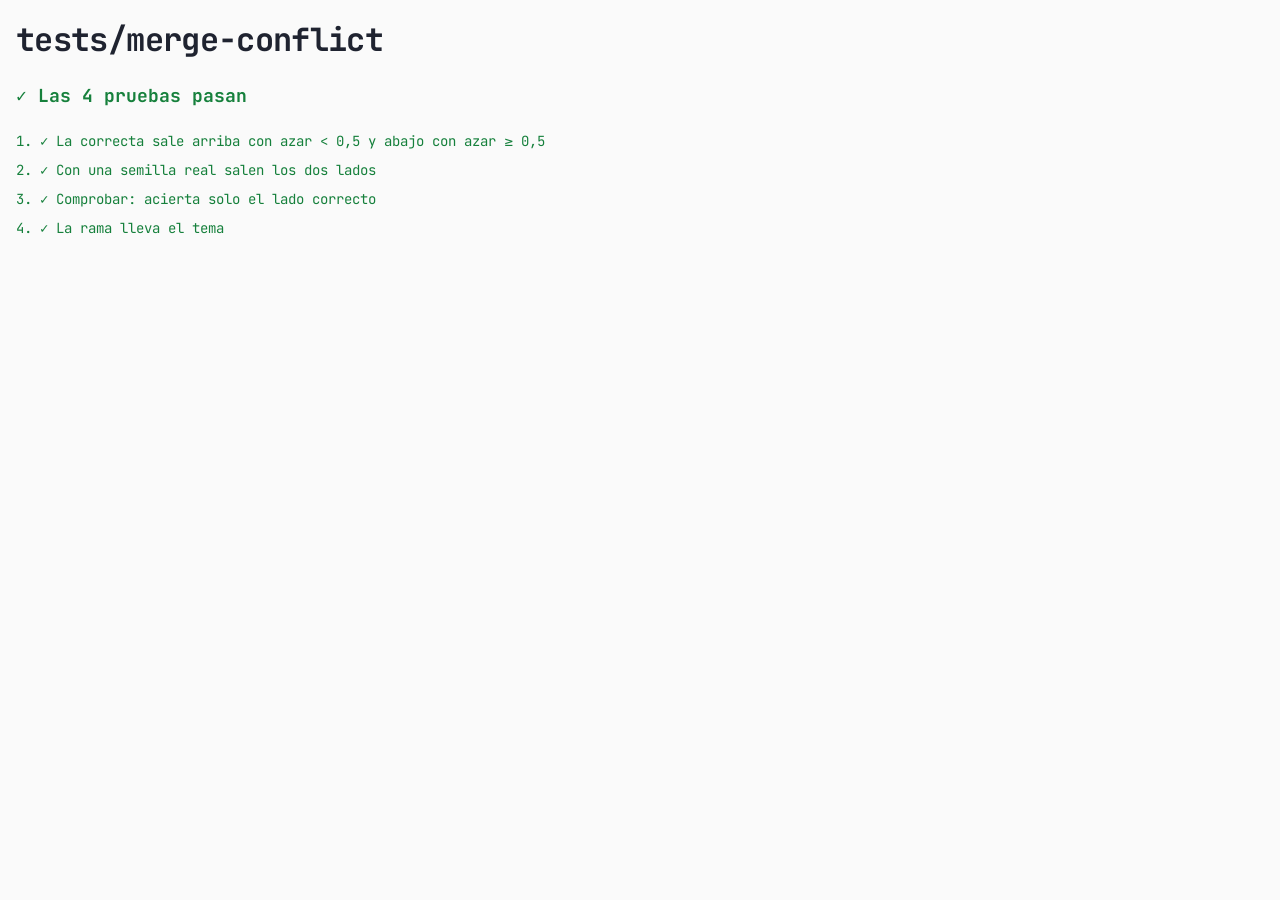
<file: juegos/merge-conflict/tests.html>
<!doctype html>
<html lang="es">
<head>
  <meta charset="utf-8">
  <meta name="viewport" content="width=device-width, initial-scale=1">
  <title>Pruebas: Merge Conflict</title>
  <link rel="stylesheet" href="../../css/tokens.css">
  <link rel="stylesheet" href="../../css/app.css">
</head>
<body>
  <div id="app">
    <h1 class="logo">tests/merge-conflict</h1>
  </div>
  <script type="module">
    import { prueba, igual, verdadero, ejecutar } from '../../src/pruebas/mini.js';
    import { prepararConflicto, comprobar } from './logica.js';
    import { crearAzar } from '../../src/contenido/azar.js';

    const item = { correcta: 'The function returns a number.', incorrecta: 'The function return a number.', tema: 'programacion' };

    prueba('La correcta sale arriba con azar < 0,5 y abajo con azar ≥ 0,5', () => {
      const arriba = prepararConflicto(item, () => 0.2);
      const abajo = prepararConflicto(item, () => 0.8);
      igual([arriba.arriba, arriba.correcta], [item.correcta, 'arriba']);
      igual([abajo.abajo, abajo.correcta], [item.correcta, 'abajo']);
    });

    prueba('Con una semilla real salen los dos lados', () => {
      const azar = crearAzar(11);
      const lados = new Set(Array.from({ length: 20 }, () => prepararConflicto(item, azar).correcta));
      verdadero(lados.size === 2, [...lados].join(','));
    });

    prueba('Comprobar: acierta solo el lado correcto', () => {
      const c = prepararConflicto(item, () => 0.9);
      igual([comprobar(c, 'abajo'), comprobar(c, 'arriba')], [true, false]);
    });

    prueba('La rama lleva el tema', () => {
      igual(prepararConflicto(item, () => 0).rama, 'feature/programacion-fix');
    });

    ejecutar(document.getElementById('app'));
  </script>
</body>
</html>
</file>
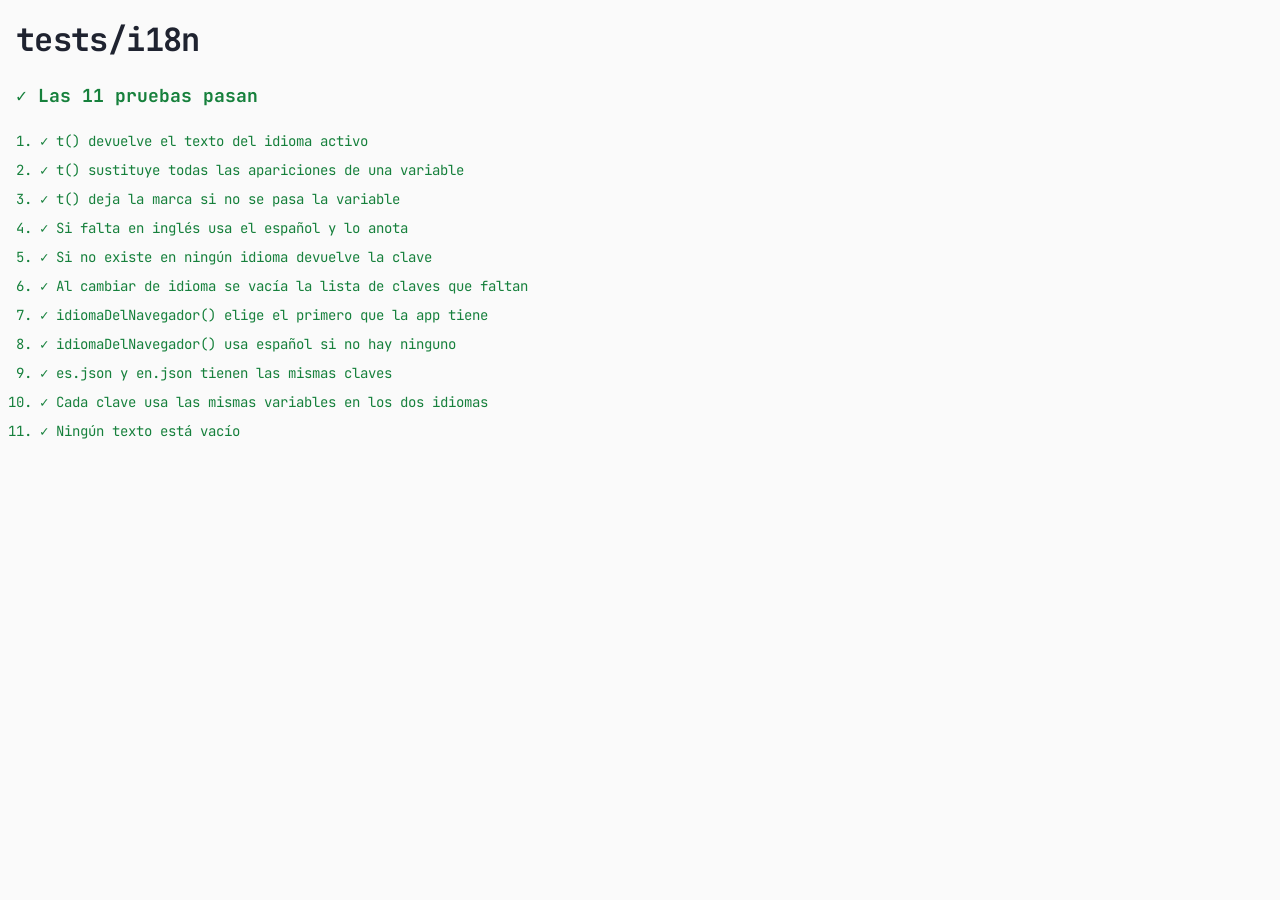
<file: src/i18n/tests.html>
<!doctype html>
<html lang="es">
<head>
  <meta charset="utf-8">
  <meta name="viewport" content="width=device-width, initial-scale=1">
  <title>Pruebas: textos de interfaz</title>
  <link rel="stylesheet" href="../../css/tokens.css">
  <link rel="stylesheet" href="../../css/app.css">
</head>
<body>
  <div id="app">
    <h1 class="logo">tests/i18n</h1>
  </div>
  <script type="module">
    import { prueba, igual, verdadero, ejecutar } from '../pruebas/mini.js';
    import { definirTextos, t, idiomaDelNavegador, clavesQueFaltan, idiomaActual } from './textos.js';

    const leer = async (id) => (await fetch(`./${id}.json`, { cache: 'no-cache' })).json();
    const variablesDe = (texto) => (texto.match(/\{(\w+)\}/g) ?? []).sort();

    const es = { 'saludo': 'Hola {nombre}', 'doble': '{n} y {n}', 'solo.es': 'Solo en español' };
    const en = { 'saludo': 'Hello {nombre}', 'doble': '{n} and {n}' };

    prueba('t() devuelve el texto del idioma activo', () => {
      definirTextos('en', en, es);
      igual(idiomaActual(), 'en');
      igual(t('saludo', { nombre: 'Ana' }), 'Hello Ana');
    });

    prueba('t() sustituye todas las apariciones de una variable', () => {
      definirTextos('es', es, es);
      igual(t('doble', { n: 3 }), '3 y 3');
    });

    prueba('t() deja la marca si no se pasa la variable', () => {
      definirTextos('es', es, es);
      igual(t('saludo'), 'Hola {nombre}');
    });

    prueba('Si falta en inglés usa el español y lo anota', () => {
      definirTextos('en', en, es);
      igual(t('solo.es'), 'Solo en español');
      igual(clavesQueFaltan(), ['solo.es']);
    });

    prueba('Si no existe en ningún idioma devuelve la clave', () => {
      definirTextos('es', es, es);
      igual(t('no.existe'), 'no.existe');
    });

    prueba('Al cambiar de idioma se vacía la lista de claves que faltan', () => {
      definirTextos('en', en, es);
      t('solo.es');
      definirTextos('es', es, es);
      igual(clavesQueFaltan(), []);
    });

    prueba('idiomaDelNavegador() elige el primero que la app tiene', () => {
      igual(idiomaDelNavegador(['en-GB', 'es-ES']), 'en');
      igual(idiomaDelNavegador(['fr-FR', 'es-MX']), 'es');
      igual(idiomaDelNavegador(['EN-us']), 'en');
    });

    prueba('idiomaDelNavegador() usa español si no hay ninguno', () => {
      igual(idiomaDelNavegador(['fr', 'de']), 'es');
      igual(idiomaDelNavegador([]), 'es');
    });

    prueba('es.json y en.json tienen las mismas claves', async () => {
      const [ce, ci] = [Object.keys(await leer('es')), Object.keys(await leer('en'))];
      const soloEs = ce.filter((k) => !ci.includes(k));
      const soloEn = ci.filter((k) => !ce.includes(k));
      igual({ soloEs, soloEn }, { soloEs: [], soloEn: [] });
    });

    prueba('Cada clave usa las mismas variables en los dos idiomas', async () => {
      const [te, ti] = [await leer('es'), await leer('en')];
      const distintas = Object.keys(te).filter((k) =>
        k in ti && JSON.stringify(variablesDe(te[k])) !== JSON.stringify(variablesDe(ti[k])));
      igual(distintas, []);
    });

    prueba('Ningún texto está vacío', async () => {
      for (const id of ['es', 'en']) {
        const vacios = Object.entries(await leer(id))
          .filter(([, v]) => typeof v !== 'string' || !v.trim()).map(([k]) => k);
        verdadero(vacios.length === 0, `${id}.json tiene textos vacíos: ${vacios.join(', ')}`);
      }
    });

    ejecutar(document.getElementById('app'));
  </script>
</body>
</html>
</file>
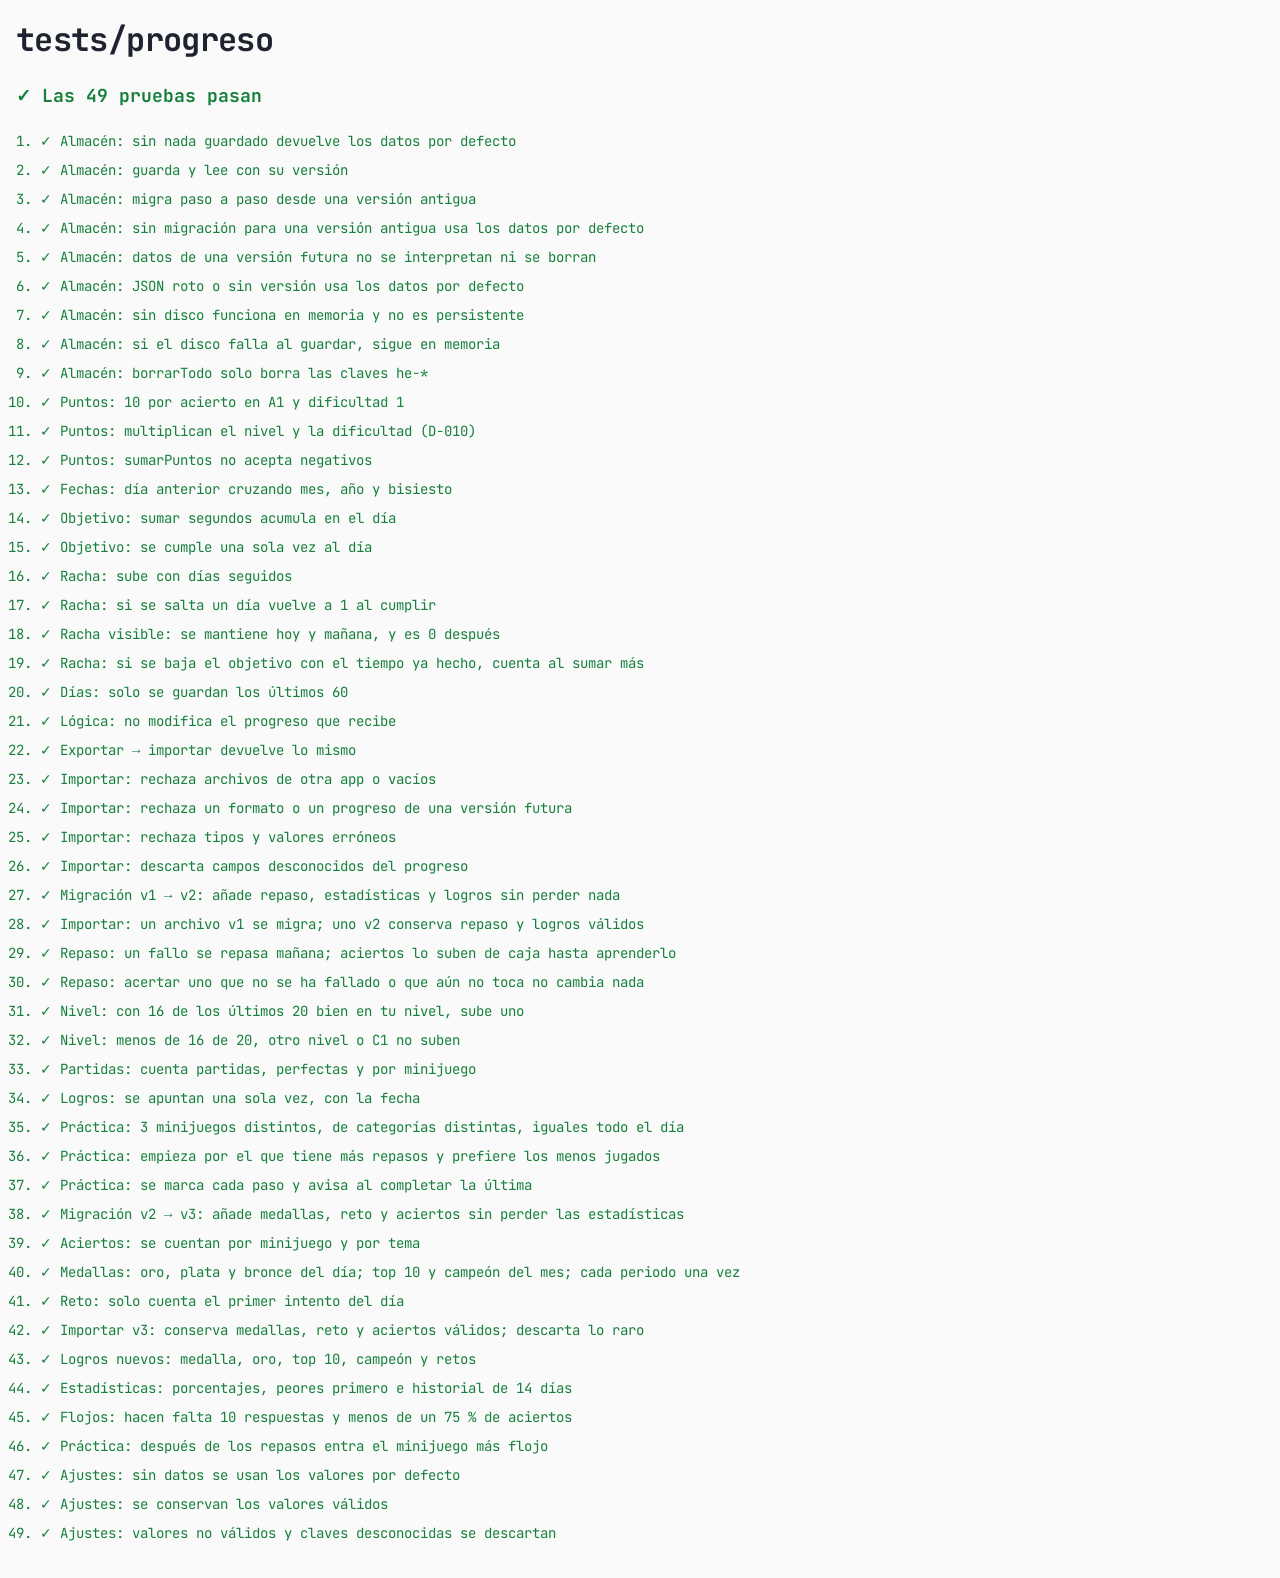
<file: src/progreso/tests.html>
<!doctype html>
<html lang="es">
<head>
  <meta charset="utf-8">
  <meta name="viewport" content="width=device-width, initial-scale=1">
  <title>Pruebas: progreso</title>
  <link rel="stylesheet" href="../../css/tokens.css">
  <link rel="stylesheet" href="../../css/app.css">
</head>
<body>
  <div id="app">
    <h1 class="logo">tests/progreso</h1>
  </div>
  <script type="module">
    import { prueba, igual, verdadero, ejecutar } from '../pruebas/mini.js';
    import { crearAlmacen } from './almacen.js';
    import { normalizarAjustes } from '../ajustes/ajustes.js';
    import * as L from './logica.js';
    import { comprobarLogros, LOGROS } from './logros.js';
    import { elegirPractica, practicaDeHoy, marcarHecho, siguientePaso } from './practica.js';
    import { calcularEstadisticas, juegosFlojos } from './estadisticas.js';

    // Almacenamiento falso con la misma interfaz que localStorage
    class Falso {
      constructor({ fallaAlGuardar = false } = {}) { this.datos = new Map(); this.falla = fallaAlGuardar; }
      get length() { return this.datos.size; }
      key(i) { return [...this.datos.keys()][i] ?? null; }
      getItem(k) { return this.datos.has(k) ? this.datos.get(k) : null; }
      setItem(k, v) { if (this.falla) throw new Error('QuotaExceededError'); this.datos.set(k, String(v)); }
      removeItem(k) { this.datos.delete(k); }
    }

    const nuevo = () => ({ v: 2, puntos: 0 });

    // --- Almacén (T010) ---

    prueba('Almacén: sin nada guardado devuelve los datos por defecto', () => {
      const a = crearAlmacen(new Falso());
      igual(a.leer('he-x', 2, nuevo), { v: 2, puntos: 0 });
    });

    prueba('Almacén: guarda y lee con su versión', () => {
      const disco = new Falso();
      const a = crearAlmacen(disco);
      a.guardar('he-x', { v: 2, puntos: 30 });
      igual(JSON.parse(disco.getItem('he-x')), { v: 2, puntos: 30 });
      igual(crearAlmacen(disco).leer('he-x', 2, nuevo), { v: 2, puntos: 30 });
    });

    prueba('Almacén: migra paso a paso desde una versión antigua', () => {
      const disco = new Falso();
      disco.setItem('he-x', JSON.stringify({ v: 0, xp: 5 }));
      const migraciones = {
        0: ({ xp }) => ({ puntos: xp }),
        1: (d) => ({ ...d, puntos: d.puntos * 10 }),
      };
      igual(crearAlmacen(disco).leer('he-x', 2, nuevo, migraciones), { puntos: 50, v: 2 });
    });

    prueba('Almacén: sin migración para una versión antigua usa los datos por defecto', () => {
      const disco = new Falso();
      disco.setItem('he-x', JSON.stringify({ v: 1, puntos: 7 }));
      igual(crearAlmacen(disco).leer('he-x', 2, nuevo), { v: 2, puntos: 0 });
    });

    prueba('Almacén: datos de una versión futura no se interpretan ni se borran', () => {
      const disco = new Falso();
      disco.setItem('he-x', JSON.stringify({ v: 9, otra: 'cosa' }));
      igual(crearAlmacen(disco).leer('he-x', 2, nuevo), { v: 2, puntos: 0 });
      igual(JSON.parse(disco.getItem('he-x')), { v: 9, otra: 'cosa' });
    });

    prueba('Almacén: JSON roto o sin versión usa los datos por defecto', () => {
      const disco = new Falso();
      disco.setItem('he-a', '{roto');
      disco.setItem('he-b', JSON.stringify({ puntos: 3 }));
      const a = crearAlmacen(disco);
      igual(a.leer('he-a', 2, nuevo), nuevo());
      igual(a.leer('he-b', 2, nuevo), nuevo());
    });

    prueba('Almacén: sin disco funciona en memoria y no es persistente', () => {
      const a = crearAlmacen(null);
      verdadero(!a.persistente(), 'debería decir que no es persistente');
      a.guardar('he-x', { v: 2, puntos: 4 });
      igual(a.leer('he-x', 2, nuevo), { v: 2, puntos: 4 });
    });

    prueba('Almacén: si el disco falla al guardar, sigue en memoria', () => {
      const a = crearAlmacen(new Falso({ fallaAlGuardar: true }));
      verdadero(a.persistente(), 'al principio cree que sí');
      a.guardar('he-x', { v: 2, puntos: 8 });
      verdadero(!a.persistente(), 'tras el fallo ya no es persistente');
      igual(a.leer('he-x', 2, nuevo), { v: 2, puntos: 8 });
    });

    prueba('Almacén: borrarTodo solo borra las claves he-*', () => {
      const disco = new Falso();
      const a = crearAlmacen(disco);
      a.guardar('he-ajustes', { v: 1 });
      a.guardar('he-progreso', { v: 1 });
      disco.setItem('otra-app', 'x');
      a.borrarTodo();
      igual([...disco.datos.keys()], ['otra-app']);
    });

    // --- Lógica del progreso (T020) ---

    prueba('Puntos: 10 por acierto en A1 y dificultad 1', () => {
      igual(L.puntosPorAcierto('A1'), 10);
    });

    prueba('Puntos: multiplican el nivel y la dificultad (D-010)', () => {
      igual(['A1', 'A2', 'B1', 'B2', 'C1'].map((n) => L.puntosPorAcierto(n)), [10, 12, 15, 18, 20]);
      igual(L.puntosPorAcierto('B1', 1.5), 23);
      igual(L.puntosPorAcierto('C1', 1.5), 30);
    });

    prueba('Puntos: sumarPuntos no acepta negativos', () => {
      igual(L.sumarPuntos({ ...L.progresoNuevo(), puntos: 5 }, -20).puntos, 5);
    });

    prueba('Fechas: día anterior cruzando mes, año y bisiesto', () => {
      igual(L.diaAnterior('2026-03-01'), '2026-02-28');
      igual(L.diaAnterior('2028-03-01'), '2028-02-29');
      igual(L.diaAnterior('2027-01-01'), '2026-12-31');
      igual(L.sumarDias('2026-10-31', 1), '2026-11-01');
    });

    prueba('Objetivo: sumar segundos acumula en el día', () => {
      let p = L.progresoNuevo();
      p = L.sumarSegundos(p, '2026-10-28', 60, 10).progreso;
      p = L.sumarSegundos(p, '2026-10-28', 90, 10).progreso;
      igual(L.segundosHoy(p, '2026-10-28'), 150);
      igual(L.segundosHoy(p, '2026-10-29'), 0);
    });

    prueba('Objetivo: se cumple una sola vez al día', () => {
      let p = L.progresoNuevo();
      let r = L.sumarSegundos(p, '2026-10-28', 299, 5);
      igual(r.cumplidoAhora, false);
      r = L.sumarSegundos(r.progreso, '2026-10-28', 1, 5);
      igual([r.cumplidoAhora, r.progreso.racha], [true, 1]);
      r = L.sumarSegundos(r.progreso, '2026-10-28', 600, 5);
      igual([r.cumplidoAhora, r.progreso.racha], [false, 1]);
    });

    prueba('Racha: sube con días seguidos', () => {
      let p = L.progresoNuevo();
      for (const dia of ['2026-10-27', '2026-10-28', '2026-10-29']) p = L.sumarSegundos(p, dia, 300, 5).progreso;
      igual([p.racha, p.ultimoDiaCumplido], [3, '2026-10-29']);
    });

    prueba('Racha: si se salta un día vuelve a 1 al cumplir', () => {
      let p = L.progresoNuevo();
      p = L.sumarSegundos(p, '2026-10-27', 300, 5).progreso;
      p = L.sumarSegundos(p, '2026-10-28', 300, 5).progreso;
      p = L.sumarSegundos(p, '2026-10-30', 300, 5).progreso;
      igual(p.racha, 1);
    });

    prueba('Racha visible: se mantiene hoy y mañana, y es 0 después', () => {
      let p = L.sumarSegundos(L.progresoNuevo(), '2026-10-28', 300, 5).progreso;
      igual(L.rachaVisible(p, '2026-10-28'), 1);
      igual(L.rachaVisible(p, '2026-10-29'), 1);
      igual(L.rachaVisible(p, '2026-10-30'), 0);
    });

    prueba('Racha: si se baja el objetivo con el tiempo ya hecho, cuenta al sumar más', () => {
      let r = L.sumarSegundos(L.progresoNuevo(), '2026-10-28', 400, 10);
      igual(r.cumplidoAhora, false);
      r = L.sumarSegundos(r.progreso, '2026-10-28', 1, 5);
      igual([r.cumplidoAhora, r.progreso.racha], [true, 1]);
    });

    prueba('Días: solo se guardan los últimos 60', () => {
      const dias = { '2026-08-29': 10, '2026-08-30': 20, '2026-10-28': 30 };
      igual(Object.keys(L.podarDias(dias, '2026-10-28')), ['2026-08-30', '2026-10-28']);
    });

    prueba('Lógica: no modifica el progreso que recibe', () => {
      const p = L.progresoNuevo();
      L.sumarSegundos(p, '2026-10-28', 300, 5);
      igual(p, L.progresoNuevo());
    });

    // --- Exportar e importar (T023) ---

    const conDatos = () => {
      let p = L.sumarSegundos(L.progresoNuevo(), '2026-10-28', 600, 10).progreso;
      return L.sumarPuntos(p, 120);
    };

    prueba('Exportar → importar devuelve lo mismo', () => {
      const ajustes = { v: 1, idioma: 'en', tema: 'oscuro' };
      const archivo = JSON.parse(JSON.stringify(L.crearExportacion(ajustes, conDatos(), new Date('2026-10-28T10:00:00Z'))));
      igual([archivo.app, archivo.formato, archivo.exportado], ['hello-english', 1, '2026-10-28T10:00:00.000Z']);
      const r = L.validarImportacion(archivo);
      igual(r.ok, true);
      igual(r.progreso, conDatos());
      igual(r.ajustes, ajustes);
    });

    prueba('Importar: rechaza archivos de otra app o vacíos', () => {
      igual(L.validarImportacion({ app: 'otra', formato: 1 }).ok, false);
      igual(L.validarImportacion(null).ok, false);
      igual(L.validarImportacion([]).ok, false);
    });

    prueba('Importar: rechaza un formato o un progreso de una versión futura', () => {
      const base = L.crearExportacion({ v: 1 }, conDatos());
      igual(L.validarImportacion({ ...base, formato: 2 }).motivo, 'formato');
      igual(L.validarImportacion({ ...base, progreso: { ...conDatos(), v: 9 } }).motivo, 'progreso');
    });

    prueba('Importar: rechaza tipos y valores erróneos', () => {
      const base = L.crearExportacion({ v: 1 }, conDatos());
      const malos = [
        { nivel: 'Z9' }, { puntos: -5 }, { puntos: '100' }, { racha: 1.5 },
        { ultimoDiaCumplido: 'ayer' }, { dias: [] }, { dias: { 'no-fecha': 3 } }, { dias: { '2026-10-28': -1 } },
        { nivelProbado: 'si' },
      ];
      for (const cambio of malos) {
        igual(L.validarImportacion({ ...base, progreso: { ...conDatos(), ...cambio } }).ok, false, JSON.stringify(cambio));
      }
    });

    prueba('Importar: descarta campos desconocidos del progreso', () => {
      const base = L.crearExportacion({ v: 1 }, { ...conDatos(), trampa: true });
      igual('trampa' in L.validarImportacion(base).progreso, false);
    });

    // --- Formato v2 (specs 022-025) ---

    prueba('Migración v1 → v2: añade repaso, estadísticas y logros sin perder nada', () => {
      const v1 = { v: 1, nivel: 'B1', nivelProbado: true, puntos: 300, dias: { '2026-10-27': 600 }, ultimoDiaCumplido: '2026-10-27', racha: 4 };
      const v2 = { ...L.MIGRACIONES_PROGRESO[1](v1), v: 2 };
      igual([v2.nivel, v2.puntos, v2.racha, v2.stats.rachaMax, v2.stats.partidas], ['B1', 300, 4, 4, 0]);
      igual([v2.repaso, v2.logros, v2.ventana, v2.practica], [{}, {}, [], null]);
    });

    prueba('Importar: un archivo v1 se migra; uno v2 conserva repaso y logros válidos', () => {
      const v1 = { v: 1, nivel: 'A2', nivelProbado: false, puntos: 10, dias: {}, ultimoDiaCumplido: null, racha: 0 };
      igual(L.validarImportacion({ app: 'hello-english', formato: 1, ajustes: {}, progreso: v1 }).progreso.v, L.VERSION_PROGRESO);
      const p = { ...L.progresoNuevo(), repaso: { 'fa-001': { c: 1, p: '2026-10-29' }, 'mal': { c: 9, p: 'x' } }, logros: { 'perfecta': '2026-10-28', 'x': 3 } };
      const r = L.validarImportacion(L.crearExportacion({}, p));
      igual([Object.keys(r.progreso.repaso), Object.keys(r.progreso.logros)], [['fa-001'], ['perfecta']]);
    });

    prueba('Repaso: un fallo se repasa mañana; aciertos lo suben de caja hasta aprenderlo', () => {
      let p = L.anotarRepaso(L.progresoNuevo(), 'fa-001', false, '2026-10-28');
      igual(p.repaso['fa-001'], { c: 0, p: '2026-10-29' });
      igual(L.repasosPendientes(p, '2026-10-28'), []);
      igual(L.repasosPendientes(p, '2026-10-29', 'fa'), ['fa-001']);
      igual(L.repasosPendientes(p, '2026-10-29', 'mc'), []);
      p = L.anotarRepaso(p, 'fa-001', true, '2026-10-29');
      igual(p.repaso['fa-001'], { c: 1, p: '2026-11-01' });
      p = L.anotarRepaso(p, 'fa-001', true, '2026-11-01');
      igual(p.repaso['fa-001'], { c: 2, p: '2026-11-08' });
      p = L.anotarRepaso(p, 'fa-001', true, '2026-11-08');
      igual(['fa-001' in p.repaso, p.stats.aprendidos], [false, 1]);
    });

    prueba('Repaso: acertar uno que no se ha fallado o que aún no toca no cambia nada', () => {
      const p0 = L.progresoNuevo();
      igual(L.anotarRepaso(p0, 'mc-001', true, '2026-10-28'), p0);
      const p1 = L.anotarRepaso(p0, 'mc-001', false, '2026-10-28');
      igual(L.anotarRepaso(p1, 'mc-001', true, '2026-10-28'), p1);
    });

    prueba('Nivel: con 16 de los últimos 20 bien en tu nivel, sube uno', () => {
      let p = { ...L.progresoNuevo(), nivel: 'A2' };
      let r;
      for (let i = 0; i < 20; i++) {
        r = L.anotarNivel(p, 'A2', i % 5 !== 0);   // 16 aciertos y 4 fallos
        p = r.progreso;
      }
      igual([r.sube, p.nivel, p.ventana.length], [true, 'B1', 0]);
    });

    prueba('Nivel: menos de 16 de 20, otro nivel o C1 no suben', () => {
      let p = { ...L.progresoNuevo(), nivel: 'A2' };
      for (let i = 0; i < 20; i++) p = L.anotarNivel(p, 'A2', i % 4 !== 0).progreso;   // 15 de 20
      igual(p.nivel, 'A2');
      igual(L.anotarNivel(p, 'B1', true).progreso.ventana.length, 20);
      let c = { ...L.progresoNuevo(), nivel: 'C1' };
      for (let i = 0; i < 25; i++) c = L.anotarNivel(c, 'C1', true).progreso;
      igual(c.nivel, 'C1');
    });

    prueba('Partidas: cuenta partidas, perfectas y por minijuego', () => {
      let p = L.anotarPartida(L.progresoNuevo(), 'prompt', 8, 8);
      p = L.anotarPartida(p, 'prompt', 5, 8);
      igual([p.stats.partidas, p.stats.perfectas, p.stats.juegos.prompt], [2, 1, 2]);
    });

    prueba('Logros: se apuntan una sola vez, con la fecha', () => {
      const juegos = [{ id: 'a', categoria: 'lectura' }];
      const p = L.anotarPartida(L.progresoNuevo(), 'a', 3, 3);
      const r1 = comprobarLogros(p, '2026-10-28', { juegos });
      verdadero(r1.nuevos.includes('primera-partida') && r1.nuevos.includes('perfecta') && r1.nuevos.includes('todos-los-juegos'), r1.nuevos.join());
      igual(r1.progreso.logros['primera-partida'], '2026-10-28');
      igual(comprobarLogros(r1.progreso, '2026-10-29', { juegos }).nuevos, []);
      igual(new Set(LOGROS.map((l) => l.id)).size, LOGROS.length);
    });

    // --- Práctica de hoy (spec 024) ---

    const juegosPrueba = [
      { id: 'a', categoria: 'lectura', prefijo: 'aa' }, { id: 'b', categoria: 'lectura', prefijo: 'bb' },
      { id: 'c', categoria: 'escucha', prefijo: 'cc' }, { id: 'd', categoria: 'vocabulario', prefijo: 'dd' },
      { id: 'e', categoria: 'profesional', prefijo: 'ee' },
    ];

    prueba('Práctica: 3 minijuegos distintos, de categorías distintas, iguales todo el día', () => {
      const a = elegirPractica('2026-10-28', juegosPrueba, {}, {});
      igual(a, elegirPractica('2026-10-28', juegosPrueba, {}, {}));
      igual(new Set(a).size, 3);
      igual(new Set(a.map((id) => juegosPrueba.find((j) => j.id === id).categoria)).size, 3);
    });

    prueba('Práctica: empieza por el que tiene más repasos y prefiere los menos jugados', () => {
      igual(elegirPractica('2026-10-28', juegosPrueba, { cc: 5, dd: 2 }, {})[0], 'c');
      const r = elegirPractica('2026-10-28', juegosPrueba, {}, { a: 9, b: 9, c: 9 });
      verdadero(r.includes('d') && r.includes('e'), r.join());
    });

    prueba('Práctica: se marca cada paso y avisa al completar la última', () => {
      let pr = practicaDeHoy(null, '2026-10-28', () => ['a', 'c', 'd']);
      igual(practicaDeHoy(pr, '2026-10-28', () => ['x']), pr);
      igual(practicaDeHoy(pr, '2026-10-29', () => ['x']).juegos, ['x']);
      let r = marcarHecho(pr, 'c');
      igual([r.completaAhora, siguientePaso(r.practica)], [false, 'a']);
      r = marcarHecho(r.practica, 'a');
      r = marcarHecho(r.practica, 'd');
      igual([r.completaAhora, siguientePaso(r.practica)], [true, null]);
      igual(marcarHecho(r.practica, 'd').completaAhora, false);
    });

    // --- Formato v3: medallas, reto y aciertos por minijuego (specs 029, 033 y 034) ---

    prueba('Migración v2 → v3: añade medallas, reto y aciertos sin perder las estadísticas', () => {
      const v2 = { ...L.MIGRACIONES_PROGRESO[1]({ v: 1, nivel: 'B1', nivelProbado: true, puntos: 300, dias: {}, ultimoDiaCumplido: null, racha: 0 }), v: 2 };
      v2.stats = { ...v2.stats, partidas: 7, juegos: { prompt: 7 } };
      delete v2.stats.aciertos; delete v2.stats.temas; delete v2.stats.retos; delete v2.stats.retosPerfectos;
      const v3 = { ...L.MIGRACIONES_PROGRESO[2](v2), v: 3 };
      igual([v3.stats.partidas, v3.stats.juegos, v3.stats.aciertos, v3.stats.retos], [7, { prompt: 7 }, {}, 0]);
      igual([v3.medallas.oro, v3.medallas.dia, v3.reto], [0, null, null]);
    });

    prueba('Aciertos: se cuentan por minijuego y por tema', () => {
      let p = L.anotarRespuesta(L.progresoNuevo(), 'prompt', 'web', true);
      p = L.anotarRespuesta(p, 'prompt', 'web', false);
      p = L.anotarRespuesta(p, 'prompt', 'equipo', true);
      igual(p.stats.aciertos, { prompt: [2, 1] });
      igual(p.stats.temas, { web: [1, 1], equipo: [1, 0] });
    });

    prueba('Medallas: oro, plata y bronce del día; top 10 y campeón del mes; cada periodo una vez', () => {
      let r = L.anotarPuesto(L.progresoNuevo(), 'dia', '2026-11-01', 1);
      igual([r.medalla, r.progreso.medallas.oro, r.progreso.medallas.dia], ['oro', 1, '2026-11-01']);
      igual(L.anotarPuesto(r.progreso, 'dia', '2026-11-01', 1).medalla, null, 'el mismo día no cuenta dos veces');
      r = L.anotarPuesto(r.progreso, 'dia', '2026-11-02', 3);
      igual([r.medalla, r.progreso.medallas.bronce], ['bronce', 1]);
      igual(L.anotarPuesto(r.progreso, 'dia', '2026-11-03', 4).medalla, null);
      igual(L.anotarPuesto(r.progreso, 'dia', '2026-11-03', null).progreso.medallas.dia, '2026-11-03', 'sin puesto también queda revisado');
      r = L.anotarPuesto(r.progreso, 'mes', '2026-10', 1);
      igual([r.medalla, r.progreso.medallas.campeonMes, r.progreso.medallas.top10Mes], ['campeonMes', 1, 1]);
      igual(L.anotarPuesto(r.progreso, 'mes', '2026-11', 10).medalla, 'top10Mes');
      igual(L.anotarPuesto(r.progreso, 'mes', '2026-11', 11).medalla, null);
    });

    prueba('Reto: solo cuenta el primer intento del día', () => {
      let r = L.anotarReto(L.progresoNuevo(), { dia: '2026-11-02', juego: 'prompt', aciertos: 10, total: 10, segundos: 80 });
      igual([r.nuevo, r.progreso.stats.retos, r.progreso.stats.retosPerfectos], [true, 1, 1]);
      const otra = L.anotarReto(r.progreso, { dia: '2026-11-02', juego: 'prompt', aciertos: 3, total: 10, segundos: 30 });
      igual([otra.nuevo, otra.progreso.reto.aciertos], [false, 10]);
      r = L.anotarReto(r.progreso, { dia: '2026-11-03', juego: 'acronimos', aciertos: 6, total: 10, segundos: 99 });
      igual([r.nuevo, r.progreso.stats.retos, r.progreso.stats.retosPerfectos], [true, 2, 1]);
    });

    prueba('Importar v3: conserva medallas, reto y aciertos válidos; descarta lo raro', () => {
      const p = { ...L.progresoNuevo(),
        medallas: { oro: 2, plata: 'x', bronce: 1, top10Mes: 0, campeonMes: 0, dia: '2026-11-01', mes: 'nope' },
        reto: { dia: '2026-11-02', juego: 'prompt', aciertos: 12, total: 10, segundos: 50 },
        stats: { ...L.progresoNuevo().stats, aciertos: { prompt: [3, 1], mal: [1] }, temas: { web: [2, 2] }, retos: 4 } };
      const r = L.validarImportacion(L.crearExportacion({}, p)).progreso;
      igual([r.medallas.oro, r.medallas.plata, r.medallas.dia, r.medallas.mes], [2, 0, '2026-11-01', null]);
      igual(r.reto, null, 'más aciertos que ejercicios');
      igual([r.stats.aciertos, r.stats.temas, r.stats.retos], [{ prompt: [3, 1] }, { web: [2, 2] }, 4]);
    });

    prueba('Logros nuevos: medalla, oro, top 10, campeón y retos', () => {
      let p = { ...L.progresoNuevo(), medallas: { ...L.progresoNuevo().medallas, bronce: 1, top10Mes: 1 } };
      p = { ...p, stats: { ...p.stats, retos: 1, retosPerfectos: 1 } };
      const { nuevos } = comprobarLogros(p, '2026-11-02', { juegos: [] });
      for (const id of ['medalla', 'top10-mes', 'reto-1', 'reto-perfecto']) verdadero(nuevos.includes(id), id);
      for (const id of ['oro', 'campeon-mes', 'reto-7']) verdadero(!nuevos.includes(id), id);
    });

    prueba('Estadísticas: porcentajes, peores primero e historial de 14 días', () => {
      const p = { ...L.progresoNuevo(), dias: { '2026-11-02': 600, '2026-10-20': 120 } };
      p.stats = { ...p.stats, juegos: { a: 3, b: 1, c: 2 }, aciertos: { a: [9, 1], b: [2, 8], c: [6, 6] }, temas: { web: [5, 5] } };
      const e = calcularEstadisticas(p, [{ id: 'a' }, { id: 'b' }, { id: 'c' }, { id: 'd' }], ['web', 'equipo'], '2026-11-02');
      igual(e.porJuego.map((r) => [r.id, r.pct]), [['b', 20], ['c', 50], ['a', 90]]);
      igual([e.respuestas, e.pct], [32, 53]);
      igual(e.porTema, [{ id: 'web', aciertos: 5, fallos: 5, pct: 50 }, { id: 'equipo', aciertos: 0, fallos: 0, pct: null }]);
      igual([e.historial.length, e.historial[13], e.historial[0].dia, e.historial[0].minutos], [14, { dia: '2026-11-02', minutos: 10 }, '2026-10-20', 2]);
      igual(e.flojos, ['b', 'c']);
    });

    prueba('Flojos: hacen falta 10 respuestas y menos de un 75 % de aciertos', () => {
      const p = { ...L.progresoNuevo() };
      p.stats = { ...p.stats, aciertos: { pocas: [0, 9], bien: [8, 2], justo: [7, 3] } };
      igual(juegosFlojos(p), ['justo']);
    });

    prueba('Práctica: después de los repasos entra el minijuego más flojo', () => {
      const juegos = [
        { id: 'a', categoria: 'x', prefijo: 'aa' }, { id: 'b', categoria: 'y', prefijo: 'bb' },
        { id: 'c', categoria: 'z', prefijo: 'cc' }, { id: 'd', categoria: 'x', prefijo: 'dd' },
      ];
      igual(elegirPractica('2026-11-02', juegos, { cc: 3 }, {}, ['d', 'b']).slice(0, 2), ['c', 'd']);
      verdadero(elegirPractica('2026-11-02', juegos, {}, {}, ['b']).includes('b'), 'sin repasos, el flojo primero');
    });

    // --- Ajustes (T011) ---

    const base = { v: 1, idioma: 'es', tema: 'sistema', acento: 'gb', velocidad: 'normal',
      sonido: true, vibracion: true, objetivoMin: 10, bienvenidaHecha: false };

    prueba('Ajustes: sin datos se usan los valores por defecto', () => {
      igual(normalizarAjustes(null, base), base);
    });

    prueba('Ajustes: se conservan los valores válidos', () => {
      const r = normalizarAjustes({ v: 1, idioma: 'en', tema: 'oscuro', objetivoMin: 20, sonido: false }, base);
      igual([r.idioma, r.tema, r.objetivoMin, r.sonido, r.acento], ['en', 'oscuro', 20, false, 'gb']);
    });

    prueba('Ajustes: valores no válidos y claves desconocidas se descartan', () => {
      const r = normalizarAjustes({ v: 1, idioma: 'fr', tema: 'rosa', objetivoMin: '5', extra: 1 }, base);
      igual(r, base);
    });

    ejecutar(document.getElementById('app'));
  </script>
</body>
</html>
</file>
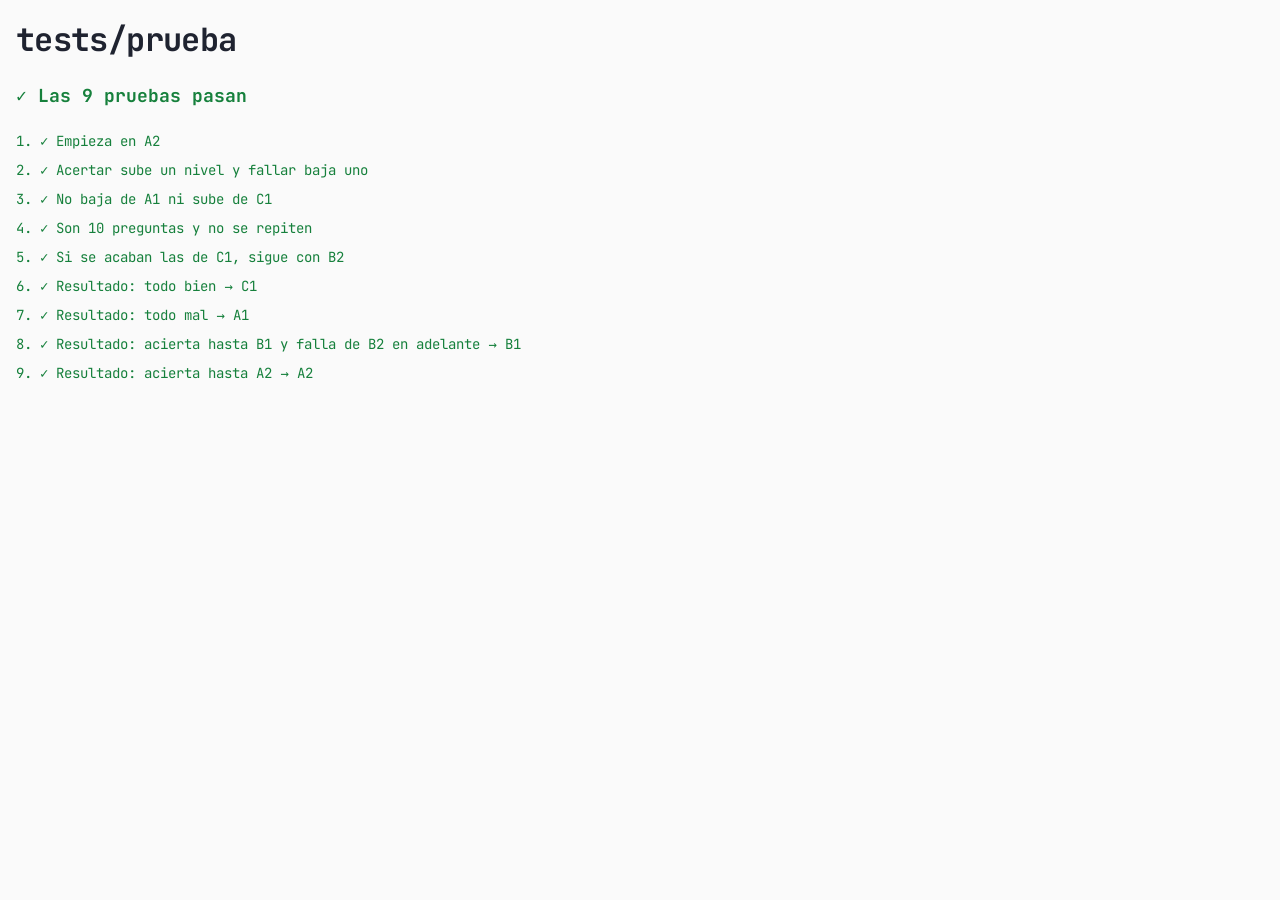
<file: src/prueba/tests.html>
<!doctype html>
<html lang="es">
<head>
  <meta charset="utf-8">
  <meta name="viewport" content="width=device-width, initial-scale=1">
  <title>Pruebas: prueba de nivel</title>
  <link rel="stylesheet" href="../../css/tokens.css">
  <link rel="stylesheet" href="../../css/app.css">
</head>
<body>
  <div id="app">
    <h1 class="logo">tests/prueba</h1>
  </div>
  <script type="module">
    import { prueba, igual, verdadero, ejecutar } from '../pruebas/mini.js';
    import { crearPrueba, siguiente, responder, resultado, terminada, TOTAL } from './logica.js';
    import { crearAzar } from '../contenido/azar.js';

    const NV = ['A1', 'A2', 'B1', 'B2', 'C1'];
    const preguntas = NV.flatMap((n) => Array.from({ length: 5 }, (_, k) => ({ id: `${n}-${k}`, nivel: n })));

    /** Juega una prueba entera; decide(pregunta, i) dice si se acierta. */
    function jugar(decide, semilla = 1) {
      let e = crearPrueba(preguntas, crearAzar(semilla));
      const niveles = [];
      for (let i = 0; !terminada(e); i++) {
        e = siguiente(e);
        niveles.push(e.actual.nivel);
        e = responder(e, decide(e.actual, i));
      }
      return { e, niveles };
    }

    prueba('Empieza en A2', () => {
      const e = siguiente(crearPrueba(preguntas, crearAzar(1)));
      igual(e.actual.nivel, 'A2');
    });

    prueba('Acertar sube un nivel y fallar baja uno', () => {
      const { niveles } = jugar((_, i) => i < 2);   // acierta 2 y falla el resto
      igual(niveles.slice(0, 4), ['A2', 'B1', 'B2', 'B1']);
    });

    prueba('No baja de A1 ni sube de C1', () => {
      igual(jugar(() => false).niveles.slice(0, 3), ['A2', 'A1', 'A1']);
      igual(jugar(() => true).niveles.slice(0, 5), ['A2', 'B1', 'B2', 'C1', 'C1']);
    });

    prueba(`Son ${TOTAL} preguntas y no se repiten`, () => {
      const { e } = jugar(() => true);
      igual(e.respondidas.length, TOTAL);
      igual(new Set(e.respondidas.map((r) => r.id)).size, TOTAL);
    });

    prueba('Si se acaban las de C1, sigue con B2', () => {
      const { niveles } = jugar(() => true);
      verdadero(niveles.filter((n) => n === 'C1').length === 5 && niveles.includes('B2'), niveles.join(' '));
    });

    prueba('Resultado: todo bien → C1', () => {
      igual(resultado(jugar(() => true).e), { nivel: 'C1', aciertos: 10 });
    });

    prueba('Resultado: todo mal → A1', () => {
      igual(resultado(jugar(() => false).e), { nivel: 'A1', aciertos: 0 });
    });

    prueba('Resultado: acierta hasta B1 y falla de B2 en adelante → B1', () => {
      const orden = { A1: 0, A2: 1, B1: 2, B2: 3, C1: 4 };
      const r = resultado(jugar((p) => orden[p.nivel] <= 2).e);
      igual(r.nivel, 'B1');
    });

    prueba('Resultado: acierta hasta A2 → A2', () => {
      const orden = { A1: 0, A2: 1, B1: 2, B2: 3, C1: 4 };
      igual(resultado(jugar((p) => orden[p.nivel] <= 1).e).nivel, 'A2');
    });

    ejecutar(document.getElementById('app'));
  </script>
</body>
</html>
</file>
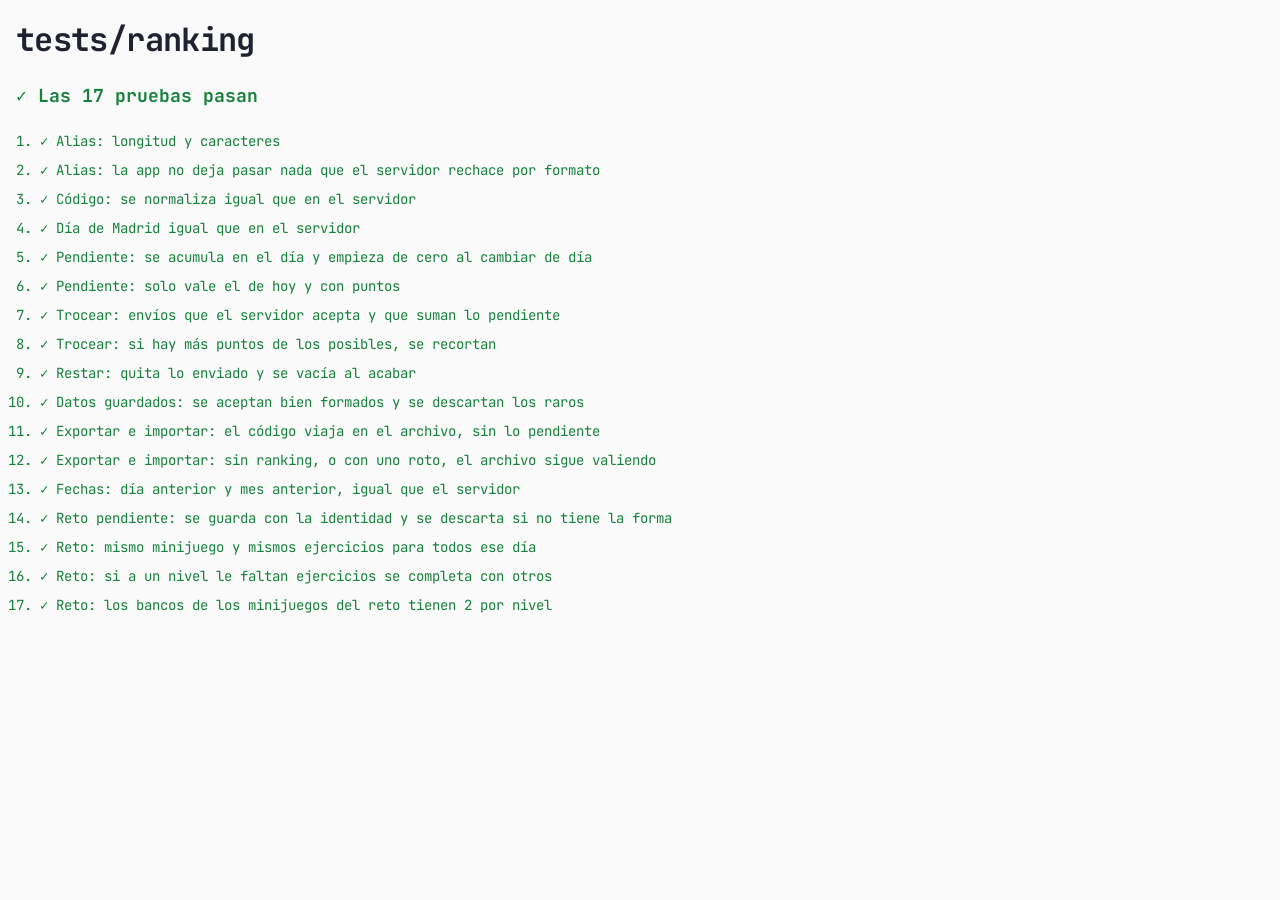
<file: src/ranking/tests.html>
<!doctype html>
<html lang="es">
<head>
  <meta charset="utf-8">
  <meta name="viewport" content="width=device-width, initial-scale=1">
  <title>Pruebas: ranking</title>
  <link rel="stylesheet" href="../../css/tokens.css">
  <link rel="stylesheet" href="../../css/app.css">
</head>
<body>
  <div id="app">
    <h1 class="logo">tests/ranking</h1>
  </div>
  <script type="module">
    import { prueba, igual, verdadero, ejecutar } from '../pruebas/mini.js';
    import * as R from './logica.js';
    import { crearExportacion, validarImportacion, progresoNuevo } from '../progreso/logica.js';
    import * as S from '../../servidor/worker.js';
    import { RETO_N, JUEGOS_RETO, juegoDelReto, elegirReto } from '../reto/logica.js';

    prueba('Alias: longitud y caracteres', () => {
      igual(R.problemaAlias('ByteMaster'), null);
      igual(R.problemaAlias('dev_2-x'), null);
      igual(R.problemaAlias('ab'), 'corto');
      igual(R.problemaAlias('a'.repeat(17)), 'largo');
      igual(R.problemaAlias('con espacio'), 'caracteres');
      igual(R.problemaAlias('ñandú'), 'caracteres');
      igual(R.problemaAlias('12345'), 'caracteres');
      igual(R.problemaAlias(undefined), 'corto');
    });

    prueba('Alias: la app no deja pasar nada que el servidor rechace por formato', () => {
      for (const a of ['Ana', 'x_y', '---', '1a', 'a'.repeat(16), 'a b', 'á12', '😀😀😀']) {
        igual(R.problemaAlias(a) === null, S.validarAlias(a).motivo !== 'formato', a);
      }
    });

    prueba('Código: se normaliza igual que en el servidor', () => {
      for (const c of ['he-abcd-efgh-jkmn', 'ABCDEFGHJKMN', ' he abcd efgh jkmn ', 'HE-ABCD', 'HE-OOOO-IIII-LLLL', null]) {
        igual(R.normalizarCodigo(c), S.normalizarCodigo(c), String(c));
      }
    });

    prueba('Día de Madrid igual que en el servidor', () => {
      for (const f of ['2026-11-01T22:59:00Z', '2026-11-01T23:00:00Z', '2026-07-15T22:00:00Z']) {
        igual(R.diaMadrid(new Date(f)), S.diaMadrid(new Date(f)), f);
      }
    });

    prueba('Pendiente: se acumula en el día y empieza de cero al cambiar de día', () => {
      let p = R.acumular(null, '2026-11-01', 100, 10);
      p = R.acumular(p, '2026-11-01', 50, 5);
      igual(p, { dia: '2026-11-01', puntos: 150, ejercicios: 15 });
      igual(R.acumular(p, '2026-11-02', 20, 2), { dia: '2026-11-02', puntos: 20, ejercicios: 2 });
    });

    prueba('Pendiente: solo vale el de hoy y con puntos', () => {
      const p = { dia: '2026-11-01', puntos: 10, ejercicios: 1 };
      igual(R.pendienteDeHoy(p, '2026-11-01'), p);
      igual(R.pendienteDeHoy(p, '2026-11-02'), null);
      igual(R.pendienteDeHoy(null, '2026-11-01'), null);
      igual(R.pendienteDeHoy({ ...p, puntos: 0 }, '2026-11-01'), null);
    });

    prueba('Trocear: envíos que el servidor acepta y que suman lo pendiente', () => {
      for (const [puntos, ejercicios] of [[130, 10], [1200, 40], [2500, 95], [3000, 100], [7, 85], [60, 2]]) {
        const envios = R.trocear({ puntos, ejercicios });
        igual(envios.reduce((s, e) => s + e.puntos, 0), puntos, `${puntos}/${ejercicios} suma`);
        for (const e of envios) verdadero(S.validarEnvio(e).ok, `${puntos}/${ejercicios}: ${JSON.stringify(e)}`);
      }
      igual(R.trocear({ puntos: 130, ejercicios: 10 }), [{ puntos: 130, ejercicios: 10 }]);
    });

    prueba('Trocear: si hay más puntos de los posibles, se recortan', () => {
      const envios = R.trocear({ puntos: 1000, ejercicios: 10 });
      igual(envios, [{ puntos: 300, ejercicios: 10 }]);
    });

    prueba('Restar: quita lo enviado y se vacía al acabar', () => {
      const p = { dia: '2026-11-01', puntos: 200, ejercicios: 50 };
      igual(R.restar(p, { puntos: 150, ejercicios: 40 }), { dia: '2026-11-01', puntos: 50, ejercicios: 10 });
      igual(R.restar(p, { puntos: 200, ejercicios: 50 }), null);
    });

    prueba('Datos guardados: se aceptan bien formados y se descartan los raros', () => {
      const bien = R.rankingNuevo('ByteMaster', 'HE-ABCD-EFGH-JKMN');
      igual(R.limpiarRanking(bien), bien);
      igual(R.limpiarRanking({ ...bien, codigo: 'abcd-efgh-jkmn' }).codigo, 'HE-ABCD-EFGH-JKMN');
      igual(R.limpiarRanking({ ...bien, alias: 'a b' }), null);
      igual(R.limpiarRanking({ ...bien, codigo: 'falso' }), null);
      igual(R.limpiarRanking({ ...bien, v: 9 }), null);
      igual(R.limpiarRanking(null), null);
      igual(R.limpiarRanking({ ...bien, pendiente: { dia: 'ayer', puntos: 5, ejercicios: 1 } }).pendiente, null);
      igual(R.limpiarRanking({ ...bien, trampa: 1 }), bien);
    });

    prueba('Exportar e importar: el código viaja en el archivo, sin lo pendiente', () => {
      const ranking = { ...R.rankingNuevo('ByteMaster', 'HE-ABCD-EFGH-JKMN'), pendiente: { dia: '2026-11-01', puntos: 9, ejercicios: 1 } };
      const archivo = JSON.parse(JSON.stringify(crearExportacion({ v: 1 }, progresoNuevo(), new Date(), ranking)));
      igual(archivo.ranking.pendiente, null);
      igual(validarImportacion(archivo).ranking, R.rankingNuevo('ByteMaster', 'HE-ABCD-EFGH-JKMN'));
    });

    prueba('Exportar e importar: sin ranking, o con uno roto, el archivo sigue valiendo', () => {
      const sin = JSON.parse(JSON.stringify(crearExportacion({ v: 1 }, progresoNuevo())));
      igual('ranking' in sin, false);
      igual(validarImportacion(sin).ok, true);
      igual(validarImportacion(sin).ranking, null);
      const roto = validarImportacion({ ...sin, ranking: { v: 1, alias: '??', codigo: 'x' } });
      igual([roto.ok, roto.ranking], [true, null]);
    });

    // --- v2: ayer, mes pasado y reto (specs 028 y 033) ---

    prueba('Fechas: día anterior y mes anterior, igual que el servidor', () => {
      igual(R.diaAnterior('2026-03-01'), '2026-02-28');
      igual(R.diaAnterior('2027-01-01'), '2026-12-31');
      igual(R.mesAnterior('2026-11-15'), '2026-10');
      igual(R.mesAnterior('2027-01-03'), '2026-12');
      for (const d of ['2026-03-01', '2026-11-02', '2028-03-01']) igual(R.diaAnterior(d), S.diaAnterior(d), d);
    });

    prueba('Reto pendiente: se guarda con la identidad y se descarta si no tiene la forma', () => {
      const base = { ...R.rankingNuevo('Ana', 'HE-ABCD-EFGH-JKMN') };
      const reto = { dia: '2026-11-02', juego: 'prompt', aciertos: 7, total: 10, segundos: 80 };
      igual(R.limpiarRanking({ ...base, reto }).reto, reto);
      igual(R.limpiarRanking({ ...base, reto: { ...reto, aciertos: 11 } }).reto, null);
      igual(R.limpiarRanking({ ...base, reto: 'x' }).reto, null);
      igual(R.limpiarRanking({ v: 1, alias: 'Ana', codigo: 'HE-ABCD-EFGH-JKMN', pendiente: null }).reto, null, 'datos de la v1.1');
      verdadero(R.retoValido(reto, '2026-11-02'));
      verdadero(!R.retoValido(reto, '2026-11-03'), 'el de ayer ya no se envía');
    });

    prueba('Reto: mismo minijuego y mismos ejercicios para todos ese día', () => {
      const dias = ['2026-11-01', '2026-11-02', '2026-11-03', '2026-11-04', '2026-11-05', '2026-11-06', '2026-11-07'];
      for (const d of dias) verdadero(JUEGOS_RETO.includes(juegoDelReto(d)), d);
      igual(juegoDelReto('2026-11-02'), juegoDelReto('2026-11-02'));
      verdadero(new Set(dias.map((d) => juegoDelReto(d))).size >= 3, 'cambia de un día a otro');
      const banco = [];
      for (const nivel of ['A1', 'A2', 'B1', 'B2', 'C1']) for (let i = 0; i < 6; i++) banco.push({ id: `x-${nivel}-${i}`, nivel });
      const a = elegirReto(banco, '2026-11-02');
      igual(a.map((i) => i.id), elegirReto([...banco].reverse(), '2026-11-02').map((i) => i.id), 'no depende del orden del banco');
      igual(a.length, RETO_N);
      igual(a.map((i) => i.nivel), ['A1', 'A1', 'A2', 'A2', 'B1', 'B1', 'B2', 'B2', 'C1', 'C1']);
      verdadero(a.map((i) => i.id).join() !== elegirReto(banco, '2026-11-03').map((i) => i.id).join(), 'otro día, otros');
    });

    prueba('Reto: si a un nivel le faltan ejercicios se completa con otros', () => {
      const banco = [{ id: 'a', nivel: 'A1' }, ...Array.from({ length: 12 }, (_, i) => ({ id: `b${i}`, nivel: 'B1' }))];
      const r = elegirReto(banco, '2026-11-02');
      igual(r.length, RETO_N);
      igual(new Set(r.map((i) => i.id)).size, RETO_N, 'sin repetidos');
    });

    prueba('Reto: los bancos de los minijuegos del reto tienen 2 por nivel', async () => {
      for (const id of JUEGOS_RETO) {
        const datos = await (await fetch(`../../contenido/${id}.json`)).json();
        const items = datos.items ?? datos;
        for (const nivel of ['A1', 'A2', 'B1', 'B2', 'C1']) verdadero(items.filter((i) => i.nivel === nivel).length >= 2, `${id} ${nivel}`);
        igual(elegirReto(items, '2026-11-02').length, RETO_N, id);
      }
    });

    ejecutar(document.getElementById('app'));
  </script>
</body>
</html>
</file>
<file: css/tokens.css>
/* Tokens de diseño (constitución E2 y E3). Claro por defecto; oscuro por sistema o por ajuste. */
:root {
  --fondo: #fafafa;
  --panel: #ffffff;
  --texto: #1f2330;
  --tenue: #5d6475;
  --borde: #e3e5eb;
  --keyword: #7c3aed;
  --string: #16803c;
  --error: #c62828;
  --number: #b45309;
  --function: #1d4ed8;

  --fuente-mono: 'JetBrains Mono', ui-monospace, 'Cascadia Code', Menlo, Consolas, monospace;
  --fuente-texto: system-ui, -apple-system, 'Segoe UI', Roboto, sans-serif;

  --espacio-1: 4px;
  --espacio-2: 8px;
  --espacio-3: 16px;
  --espacio-4: 24px;
  --espacio-5: 40px;
  --radio: 12px;
  --toque: 44px; /* zona táctil mínima (constitución C2) */

  color-scheme: light;
}

@media (prefers-color-scheme: dark) {
  :root:not([data-theme="claro"]) {
    --fondo: #0f1117;
    --panel: #181b24;
    --texto: #e6e8ee;
    --tenue: #8b93a7;
    --borde: #2a2f3c;
    --keyword: #c792ea;
    --string: #8fd694;
    --error: #ff7a7a;
    --number: #f6a35b;
    --function: #82aaff;
    color-scheme: dark;
  }
}

:root[data-theme="oscuro"] {
  --fondo: #0f1117;
  --panel: #181b24;
  --texto: #e6e8ee;
  --tenue: #8b93a7;
  --borde: #2a2f3c;
  --keyword: #c792ea;
  --string: #8fd694;
  --error: #ff7a7a;
  --number: #f6a35b;
  --function: #82aaff;
  color-scheme: dark;
}
</file>
<file: css/app.css>
/* Estilos comunes */
@font-face {
  font-family: 'JetBrains Mono';
  src: url('../fuentes/jetbrains-mono-latin-400.woff2') format('woff2');
  font-weight: 400;
  font-style: normal;
  font-display: swap;
}

@font-face {
  font-family: 'JetBrains Mono';
  src: url('../fuentes/jetbrains-mono-latin-700.woff2') format('woff2');
  font-weight: 700;
  font-style: normal;
  font-display: swap;
}

*, *::before, *::after { box-sizing: border-box; }

html {
  -webkit-text-size-adjust: 100%;
  text-size-adjust: 100%;
}

body {
  margin: 0;
  min-height: 100vh;
  min-height: 100dvh;
  background: var(--fondo);
  color: var(--texto);
  font-family: var(--fuente-texto);
  font-size: 1rem;
  line-height: 1.5;
}

#app {
  min-height: 100vh;
  min-height: 100dvh;
  padding: max(var(--espacio-3), env(safe-area-inset-top)) max(var(--espacio-3), env(safe-area-inset-right))
           max(var(--espacio-3), env(safe-area-inset-bottom)) max(var(--espacio-3), env(safe-area-inset-left));
}

/* Logo >_ hello con cursor de terminal */
.logo {
  margin: 0;
  font-family: var(--fuente-mono);
  font-weight: 700;
  letter-spacing: -0.02em;
  color: var(--texto);
  white-space: nowrap;
}

.logo-prompt { color: var(--keyword); }

.logo-cursor {
  display: inline-block;
  width: 0.55em;
  height: 1em;
  margin-left: 0.1em;
  vertical-align: -0.12em;
  background: var(--keyword);
  animation: parpadeo 1.1s steps(1) infinite;
}

@keyframes parpadeo {
  50% { opacity: 0; }
}

/* Estructura de las pantallas */
.barra,
.contenido {
  width: 100%;
  max-width: 960px;
  margin: 0 auto;
}

.barra {
  display: flex;
  align-items: center;
  gap: var(--espacio-2);
  min-height: var(--toque);
  margin-bottom: var(--espacio-4);
}

.barra-inicio { justify-content: space-between; }
.barra-inicio .logo { font-size: clamp(1.5rem, 7vw, 2rem); }

.barra-titulo {
  margin: 0;
  font-family: var(--fuente-mono);
  font-size: 1.25rem;
  font-weight: 700;
}

.lema {
  margin: 0;
  color: var(--tenue);
  font-family: var(--fuente-mono);
}

.lema::before { content: '// '; }

.tenue { color: var(--tenue); }

code {
  font-family: var(--fuente-mono);
  color: var(--function);
}

/* El h1 recibe el foco al cambiar de pantalla, pero no es interactivo */
[tabindex="-1"]:focus { outline: none; }

/* Botones */
.boton {
  display: inline-flex;
  align-items: center;
  justify-content: center;
  gap: var(--espacio-2);
  min-width: var(--toque);
  min-height: var(--toque);
  padding: 0 var(--espacio-3);
  border: 1px solid var(--borde);
  border-radius: var(--radio);
  background: var(--panel);
  color: var(--texto);
  font: inherit;
  font-family: var(--fuente-mono);
  cursor: pointer;
  -webkit-tap-highlight-color: transparent;
}

.boton:hover { border-color: var(--keyword); }

.boton:focus-visible {
  outline: 2px solid var(--keyword);
  outline-offset: 2px;
}

.boton-icono {
  padding: 0;
  font-size: 1.25rem;
  line-height: 1;
}

/* Iconos (src/ui/iconos.js) */
.icono {
  width: 1.5rem;
  height: 1.5rem;
  flex: none;
  fill: none;
  stroke: currentColor;
  stroke-width: 2;
  stroke-linecap: round;
  stroke-linejoin: round;
}

/* Cada categoría tiene su color de resaltado de sintaxis */
.cat-lectura { color: var(--function); }
.cat-escucha { color: var(--string); }
.cat-vocabulario { color: var(--keyword); }
.cat-profesional { color: var(--number); }

/* Etiqueta "Próximamente" */
.etiqueta {
  display: inline-block;
  padding: 2px var(--espacio-2);
  border: 1px dashed var(--tenue);
  border-radius: 999px;
  color: var(--tenue);
  font-family: var(--fuente-mono);
  font-size: 0.75rem;
  white-space: nowrap;
}

/* Práctica de hoy */
.practica {
  display: flex;
  align-items: center;
  gap: var(--espacio-3);
  width: 100%;
  margin-bottom: var(--espacio-5);
  padding: var(--espacio-3) var(--espacio-4);
  border: 1px solid var(--keyword);
  border-radius: var(--radio);
  background: var(--panel);
  color: var(--texto);
  font: inherit;
  text-align: left;
  cursor: pointer;
}

.practica:disabled { cursor: not-allowed; border-style: dashed; }

.practica-icono {
  display: grid;
  place-items: center;
  flex: none;
  width: 3rem;
  height: 3rem;
  border-radius: 50%;
  background: var(--keyword);
  color: var(--panel);
}

.practica-icono .icono { fill: currentColor; }
.practica:disabled .practica-icono { opacity: 0.6; }

.practica-texto { display: grid; flex: 1; gap: 2px; min-width: 0; }

.practica-titulo {
  font-family: var(--fuente-mono);
  font-weight: 700;
  font-size: 1.125rem;
}

.practica-desc { color: var(--tenue); font-size: 0.9375rem; }
.practica .etiqueta { justify-self: start; margin-top: var(--espacio-1); }

/* Categorías y tarjetas de minijuegos */
.categoria { margin-bottom: var(--espacio-5); }

.categoria-titulo {
  display: flex;
  align-items: center;
  gap: var(--espacio-2);
  margin: 0 0 var(--espacio-3);
  font-family: var(--fuente-mono);
  font-size: 1rem;
  font-weight: 700;
}

.categoria-titulo::before {
  content: '//';
  color: var(--tenue);
  font-weight: 400;
}

.categoria-titulo .icono { width: 1.25rem; height: 1.25rem; color: var(--tenue); }

.rejilla {
  display: grid;
  grid-template-columns: repeat(2, minmax(0, 1fr));
  gap: var(--espacio-3);
  margin: 0;
  padding: 0;
  list-style: none;
}

@media (min-width: 640px) { .rejilla { grid-template-columns: repeat(3, minmax(0, 1fr)); } }
@media (min-width: 900px) { .rejilla { grid-template-columns: repeat(4, minmax(0, 1fr)); } }

.tarjeta {
  display: flex;
  flex-direction: column;
  gap: var(--espacio-1);
  height: 100%;
  min-height: 9rem;
  padding: var(--espacio-3);
  border: 1px solid var(--borde);
  border-radius: var(--radio);
  background: var(--panel);
  color: var(--texto);
  text-decoration: none;
  -webkit-tap-highlight-color: transparent;
  transition: border-color 0.15s, transform 0.15s;
}

.tarjeta:hover { border-color: var(--keyword); }
.tarjeta:active { transform: scale(0.98); }

.tarjeta:focus-visible {
  outline: 2px solid var(--keyword);
  outline-offset: 2px;
}

.tarjeta-icono { margin-bottom: var(--espacio-1); }

.tarjeta-titulo {
  font-family: var(--fuente-mono);
  font-weight: 700;
  font-size: 0.9375rem;
  line-height: 1.3;
}

.tarjeta-desc {
  flex: 1;
  color: var(--tenue);
  font-size: 0.8125rem;
  line-height: 1.4;
}

.tarjeta .etiqueta { align-self: flex-start; margin-top: var(--espacio-1); }

/* Botón principal */
.boton-principal {
  border-color: var(--keyword);
  background: var(--keyword);
  color: var(--panel);
  font-weight: 700;
}

.boton-principal:hover { filter: brightness(1.08); }

/* Bienvenida */
.bienvenida {
  max-width: 560px;
  padding-top: var(--espacio-4);
}

.bienvenida-logo { font-size: 1.75rem; margin-bottom: var(--espacio-5); }

.bienvenida-paso {
  margin: 0 0 var(--espacio-2);
  color: var(--tenue);
  font-family: var(--fuente-mono);
  font-size: 0.875rem;
}

.bienvenida-titulo {
  margin: 0 0 var(--espacio-3);
  font-family: var(--fuente-mono);
  font-size: clamp(1.375rem, 5vw, 1.75rem);
  line-height: 1.25;
}

.bienvenida-botones {
  display: flex;
  justify-content: space-between;
  gap: var(--espacio-3);
  margin-top: var(--espacio-5);
}

.bienvenida-botones .boton-principal:only-child { margin-left: auto; }

.bienvenida-elecciones { display: grid; gap: var(--espacio-3); margin-top: var(--espacio-4); }

.eleccion {
  display: grid;
  justify-items: start;
  gap: var(--espacio-1);
  padding: var(--espacio-3);
  border: 1px solid var(--borde);
  border-radius: var(--radio);
  background: var(--panel);
  color: var(--texto);
  font: inherit;
  text-align: left;
  cursor: pointer;
}

.eleccion:hover:not(:disabled) { border-color: var(--keyword); }
.eleccion:disabled { cursor: not-allowed; border-style: dashed; }
.eleccion:focus-visible { outline: 2px solid var(--keyword); outline-offset: 2px; }
.eleccion-titulo { font-family: var(--fuente-mono); font-weight: 700; }
.eleccion:disabled .eleccion-titulo { color: var(--tenue); }

/* Pantalla Próximamente */
.proximamente { display: grid; justify-items: start; gap: var(--espacio-2); }
.proximamente-icono .icono { width: 3rem; height: 3rem; }
.proximamente-desc { margin: 0; font-size: 1.125rem; }
.proximamente p { margin: 0; }

/* Secciones de Ajustes */
.seccion { margin-bottom: var(--espacio-5); }

.seccion-titulo {
  margin: 0 0 var(--espacio-3);
  color: var(--tenue);
  font-family: var(--fuente-mono);
  font-size: 0.875rem;
  font-weight: 400;
  text-transform: uppercase;
  letter-spacing: 0.06em;
}

.seccion-titulo::before { content: '// '; }

.version {
  color: var(--tenue);
  font-family: var(--fuente-mono);
  font-size: 0.8125rem;
}

/* Grupo de opciones (src/ui/opciones.js) */
.opciones {
  margin: 0 0 var(--espacio-4);
  padding: 0;
  border: 0;
  min-width: 0;
}

.opciones-leyenda {
  padding: 0;
  margin-bottom: var(--espacio-2);
  font-weight: 600;
}

.opciones-lista {
  display: flex;
  flex-wrap: wrap;
  gap: var(--espacio-2);
}

.opcion {
  position: relative;
  display: inline-flex;
  align-items: center;
  min-height: var(--toque);
  padding: 0 var(--espacio-3);
  border: 1px solid var(--borde);
  border-radius: var(--radio);
  background: var(--panel);
  font-family: var(--fuente-mono);
  cursor: pointer;
  -webkit-tap-highlight-color: transparent;
}

.opcion input {
  position: absolute;
  opacity: 0;
  inset: 0;
  margin: 0;
  cursor: pointer;
}

.opcion:hover { border-color: var(--keyword); }

/* Elegida: borde y marca de acento, no solo color (constitución C4) */
.opcion:has(input:checked) {
  border-color: var(--keyword);
  box-shadow: inset 0 0 0 1px var(--keyword);
  color: var(--keyword);
  font-weight: 700;
}

.opcion:has(input:checked)::before {
  content: '●';
  margin-right: var(--espacio-2);
  font-size: 0.625rem;
}

.opcion:has(input:focus-visible) {
  outline: 2px solid var(--keyword);
  outline-offset: 2px;
}

/* Respaldo para navegadores sin :has(): la marca va en el texto de la opción */
@supports not selector(:has(*)) {
  .opcion input:checked + span { color: var(--keyword); font-weight: 700; }
  .opcion input:checked + span::before { content: '● '; font-size: 0.625rem; }
  .opcion input:focus-visible + span { outline: 2px solid var(--keyword); outline-offset: 4px; }
}

/* Avisos (src/ui/aviso.js) */
.avisos {
  position: fixed;
  left: 50%;
  bottom: max(var(--espacio-3), env(safe-area-inset-bottom));
  z-index: 10;
  display: grid;
  gap: var(--espacio-2);
  width: min(480px, calc(100% - 2 * var(--espacio-3)));
  transform: translateX(-50%);
  pointer-events: none;
}

.aviso {
  margin: 0;
  padding: var(--espacio-2) var(--espacio-3);
  border: 1px solid var(--borde);
  border-left: 4px solid var(--function);
  border-radius: var(--radio);
  background: var(--panel);
  color: var(--texto);
  font-size: 0.9375rem;
}

.avisos .aviso {
  box-shadow: 0 4px 16px rgb(0 0 0 / 0.25);
  animation: aparecer 0.2s ease-out;
}

.aviso-exito { border-left-color: var(--string); }
.aviso-error { border-left-color: var(--error); }

.aviso-fijo {
  display: flex;
  gap: var(--espacio-2);
  align-items: flex-start;
  margin-bottom: var(--espacio-3);
}

.aviso-icono {
  flex: none;
  display: grid;
  place-items: center;
  width: 1.4em;
  height: 1.4em;
  border-radius: 50%;
  background: var(--function);
  color: var(--panel);
  font-family: var(--fuente-mono);
  font-weight: 700;
  font-size: 0.8125rem;
}

.aviso-error .aviso-icono { background: var(--error); }
.aviso-exito .aviso-icono { background: var(--string); }

@keyframes aparecer {
  from { opacity: 0; transform: translateY(8px); }
}

/* Páginas tests.html (src/pruebas/mini.js) */
.pruebas {
  font-family: var(--fuente-mono);
  font-size: 0.875rem;
  padding-left: var(--espacio-4);
}

.pruebas li { padding: var(--espacio-1) 0; }

.resumen {
  font-family: var(--fuente-mono);
  font-weight: 700;
  font-size: 1.125rem;
}

.ok { color: var(--string); }
.fallo { color: var(--error); }

@media (prefers-reduced-motion: reduce) {
  *, *::before, *::after {
    animation-duration: 0.01ms !important;
    animation-iteration-count: 1 !important;
    transition-duration: 0.01ms !important;
  }
  .logo-cursor { animation: none; }
}

.boton:disabled { cursor: not-allowed; color: var(--tenue); border-style: dashed; }
.boton:disabled:hover { border-color: var(--borde); }

/* Resumen del progreso en el inicio */
.resumen-progreso {
  margin-bottom: var(--espacio-4);
  padding: var(--espacio-3);
  border: 1px solid var(--borde);
  border-radius: var(--radio);
  background: var(--panel);
}

.datos {
  display: grid;
  grid-template-columns: repeat(3, minmax(0, 1fr));
  gap: var(--espacio-2);
  margin-bottom: var(--espacio-3);
}

.dato { display: flex; align-items: center; gap: var(--espacio-2); min-width: 0; }
.dato .icono { width: 1.25rem; height: 1.25rem; }
.dato-texto { display: grid; min-width: 0; }
.dato-etiqueta { color: var(--tenue); font-size: 0.75rem; }

.dato-valor {
  font-family: var(--fuente-mono);
  font-weight: 700;
  white-space: nowrap;
  overflow: hidden;
  text-overflow: ellipsis;
}

.dato-nivel { color: var(--keyword); }
.dato-puntos, .dato-racha { color: var(--number); }
.dato .dato-etiqueta { color: var(--tenue); }

.objetivo-cabecera {
  display: flex;
  justify-content: space-between;
  gap: var(--espacio-2);
  margin-bottom: var(--espacio-1);
  font-size: 0.875rem;
}

.objetivo-valor { font-family: var(--fuente-mono); color: var(--tenue); }
.objetivo-valor.ok { color: var(--string); font-weight: 700; }

.objetivo-barra {
  display: block;
  width: 100%;
  height: 8px;
  border: 0;
  border-radius: 999px;
  background: var(--borde);
  overflow: hidden;
  appearance: none;
}

.objetivo-barra::-webkit-progress-bar { background: var(--borde); }
.objetivo-barra::-webkit-progress-value { background: var(--string); border-radius: 999px; }
.objetivo-barra::-moz-progress-bar { background: var(--string); border-radius: 999px; }

/* Panel ?debug=1 (src/ui/debug.js) */
.debug {
  position: fixed;
  left: var(--espacio-2);
  bottom: var(--espacio-2);
  z-index: 20;
  max-width: min(420px, calc(100% - 2 * var(--espacio-2)));
  max-height: 70vh;
  overflow: auto;
  padding: var(--espacio-2);
  border: 1px solid var(--number);
  border-radius: 8px;
  background: var(--panel);
  color: var(--texto);
  font-family: var(--fuente-mono);
  font-size: 0.75rem;
  box-shadow: 0 4px 16px rgb(0 0 0 / 0.3);
}

.debug summary { cursor: pointer; color: var(--number); font-weight: 700; }
.debug table { border-collapse: collapse; margin: var(--espacio-2) 0; }
.debug th { padding-right: var(--espacio-2); color: var(--tenue); font-weight: 400; text-align: left; vertical-align: top; }
.debug td { word-break: break-word; }
.debug-botones { display: flex; flex-wrap: wrap; gap: var(--espacio-1); }

.debug-botones button {
  min-height: 32px;
  padding: 0 var(--espacio-2);
  border: 1px solid var(--borde);
  border-radius: 6px;
  background: var(--fondo);
  color: var(--texto);
  font: inherit;
  cursor: pointer;
}

.debug-json { max-height: 240px; overflow: auto; white-space: pre-wrap; }

/* Mis datos */
.botones-datos { display: flex; flex-wrap: wrap; gap: var(--espacio-2); }

.boton-peligro-borde { color: var(--error); }
.boton-peligro-borde:hover { border-color: var(--error); }

.boton-peligro {
  border-color: var(--error);
  background: var(--error);
  color: var(--panel);
  font-weight: 700;
}

.boton-peligro:disabled,
.boton-principal:disabled { background: var(--panel); color: var(--tenue); border-color: var(--borde); }

/* Diálogo de confirmación (src/ui/confirmar.js) */
.dialogo {
  width: min(440px, calc(100% - 2 * var(--espacio-3)));
  padding: var(--espacio-4);
  border: 1px solid var(--borde);
  border-radius: var(--radio);
  background: var(--panel);
  color: var(--texto);
}

.dialogo::backdrop { background: rgb(0 0 0 / 0.55); }
.dialogo-titulo { margin: 0 0 var(--espacio-2); font-family: var(--fuente-mono); font-size: 1.125rem; }
.dialogo-palabra { display: grid; gap: var(--espacio-1); margin-top: var(--espacio-3); font-size: 0.9375rem; }
.dialogo-botones { display: flex; justify-content: flex-end; gap: var(--espacio-2); margin-top: var(--espacio-4); }

.campo {
  min-height: var(--toque);
  padding: 0 var(--espacio-3);
  border: 1px solid var(--borde);
  border-radius: var(--radio);
  background: var(--fondo);
  color: var(--texto);
  font: inherit;
  font-family: var(--fuente-mono);
}

.campo:focus-visible { outline: 2px solid var(--keyword); outline-offset: 1px; }

.nota { margin: var(--espacio-2) 0 0; font-size: 0.875rem; }
.nota:empty { display: none; }

/* Ejercicios (src/ui/ejercicio.js) */
.barra-extra { margin-left: auto; }

.contador { display: grid; justify-items: end; gap: 2px; min-width: 5.5rem; }
.contador-texto { font-family: var(--fuente-mono); font-size: 0.875rem; color: var(--tenue); }

.contador-barra {
  width: 100%;
  height: 4px;
  border: 0;
  border-radius: 999px;
  background: var(--borde);
  appearance: none;
  overflow: hidden;
}

.contador-barra::-webkit-progress-bar { background: var(--borde); }
.contador-barra::-webkit-progress-value { background: var(--keyword); }
.contador-barra::-moz-progress-bar { background: var(--keyword); }

.ejercicio { max-width: 640px; }
.ejercicio-pregunta { margin: 0 0 var(--espacio-2); color: var(--tenue); }

.frase {
  margin: 0 0 var(--espacio-4);
  font-family: var(--fuente-mono);
  font-size: clamp(1.125rem, 4.5vw, 1.5rem);
  line-height: 1.45;
}

.hueco {
  padding: 0 0.15em;
  border-bottom: 2px solid var(--keyword);
  color: var(--tenue);
}

.hueco.lleno { color: var(--string); font-weight: 700; border-bottom-color: var(--string); }

.opciones-respuesta { display: grid; gap: var(--espacio-2); }

.opcion-respuesta {
  display: flex;
  align-items: center;
  gap: var(--espacio-3);
  min-height: 52px;
  padding: var(--espacio-2) var(--espacio-3);
  border: 1px solid var(--borde);
  border-radius: var(--radio);
  background: var(--panel);
  color: var(--texto);
  font: inherit;
  font-family: var(--fuente-mono);
  text-align: left;
  cursor: pointer;
  -webkit-tap-highlight-color: transparent;
}

.opcion-respuesta:hover:not(:disabled) { border-color: var(--keyword); }
.opcion-respuesta:focus-visible { outline: 2px solid var(--keyword); outline-offset: 2px; }
.opcion-respuesta:disabled { cursor: default; }

.opcion-tecla {
  display: grid;
  place-items: center;
  flex: none;
  width: 1.75rem;
  height: 1.75rem;
  border: 1px solid var(--borde);
  border-radius: 6px;
  color: var(--tenue);
  font-size: 0.8125rem;
}

.opcion-texto { flex: 1; }
.opcion-marca { font-weight: 700; }

.opcion-respuesta.es-correcta { border-color: var(--string); box-shadow: inset 0 0 0 1px var(--string); color: var(--string); }
.opcion-respuesta.es-incorrecta { border-color: var(--error); box-shadow: inset 0 0 0 1px var(--error); color: var(--error); }

.zona-resultado { display: grid; gap: var(--espacio-3); margin-top: var(--espacio-4); }
.zona-resultado:empty { display: none; }
.zona-resultado > .boton { justify-self: end; }

.panel-resultado {
  padding: var(--espacio-3);
  border: 1px solid var(--borde);
  border-left: 4px solid var(--string);
  border-radius: var(--radio);
  background: var(--panel);
}

.panel-resultado.mal { border-left-color: var(--error); }
.panel-resultado p { margin: 0 0 var(--espacio-2); }
.panel-resultado p:last-child { margin-bottom: 0; }
.panel-resultado-titulo { font-family: var(--fuente-mono); font-weight: 700; }
.panel-resultado.ok .panel-resultado-titulo { color: var(--string); }
.panel-resultado.mal .panel-resultado-titulo { color: var(--error); }
.traduccion { color: var(--tenue); font-style: italic; }

.resumen-final { display: grid; justify-items: center; gap: var(--espacio-2); padding: var(--espacio-5) 0; text-align: center; }
.resumen-final-titulo { margin: 0; font-family: var(--fuente-mono); color: var(--tenue); font-size: 1rem; font-weight: 400; }
.resumen-final-dato { margin: 0; font-family: var(--fuente-mono); font-size: 1.125rem; }
.resumen-final-dato.puntos { color: var(--number); font-weight: 700; }
.resumen-final-botones { display: flex; flex-wrap: wrap; justify-content: center; gap: var(--espacio-2); margin-top: var(--espacio-4); }

.nivel-resultado { margin: 0; font-family: var(--fuente-mono); font-size: clamp(1.5rem, 7vw, 2.25rem); font-weight: 700; }
.nivel-codigo { color: var(--keyword); }

/* Pantalla común de minijuego (src/pantallas/juego.js) */
.juego-inicio { display: grid; justify-items: start; gap: var(--espacio-3); }
.juego-inicio-icono .icono { width: 3rem; height: 3rem; }
.juego-inicio-desc { margin: 0; font-size: 1.125rem; }
.boton-grande { min-height: 56px; padding: 0 var(--espacio-5); font-size: 1.0625rem; }
.boton-grande .icono { fill: currentColor; width: 1.25rem; height: 1.25rem; }
.boton-enlace {
  min-width: 44px;
  min-height: 44px;
  padding: 0 var(--espacio-1);
  border: 0;
  border-radius: 6px;
  background: none;
  color: var(--function);
  font: inherit;
  text-decoration: underline;
  text-underline-offset: 3px;
  cursor: pointer;
  vertical-align: middle;
}

.boton-enlace:hover { color: var(--keyword); }
.boton-enlace:focus-visible { outline: 2px solid var(--keyword); outline-offset: 1px; }
.boton-enlace .icono, .fa-escuchar .icono { width: 1.25rem; height: 1.25rem; vertical-align: -0.25em; }

/* Práctica de hoy: enlace del inicio y pantalla (spec 024) */
a.practica { margin-bottom: var(--espacio-3); text-decoration: none; }
a.practica:hover { filter: brightness(1.06); }
a.practica:focus-visible { outline: 2px solid var(--keyword); outline-offset: 2px; }
.practica.hecha { border-color: var(--string); }
.practica.hecha .practica-icono { background: var(--string); }
.practica.hecha .practica-icono .icono { fill: none; }
.practica-avance { margin-top: var(--espacio-1); color: var(--keyword); font-family: var(--fuente-mono); font-size: 0.875rem; }
.practica.hecha .practica-avance { color: var(--string); }

.pasos { display: grid; gap: var(--espacio-2); margin: var(--espacio-4) 0; padding: 0; list-style: none; }

.paso {
  display: flex;
  align-items: center;
  gap: var(--espacio-3);
  padding: var(--espacio-3);
  border: 1px solid var(--borde);
  border-radius: var(--radio);
  background: var(--panel);
}

.paso.actual { border-color: var(--keyword); }
.paso.hecho { border-style: dashed; }
.paso-numero { display: grid; place-items: center; flex: none; width: 1.75rem; height: 1.75rem; border-radius: 50%; border: 1px solid var(--borde); font-family: var(--fuente-mono); font-size: 0.875rem; }
.paso.hecho .paso-numero { border-color: var(--string); color: var(--string); }
.paso-texto { display: grid; min-width: 0; }
.paso-titulo { font-family: var(--fuente-mono); font-weight: 700; }
.paso-estado { color: var(--tenue); font-size: 0.875rem; }
.practica-pantalla .boton-principal, .practica-pantalla .panel-resultado { margin-bottom: var(--espacio-3); }

.juego-repasos { display: flex; align-items: center; gap: var(--espacio-2); margin: 0; color: var(--number); font-size: 0.9375rem; }
.juego-repasos .icono { width: 1.125rem; height: 1.125rem; }

/* Logros (spec 023) */
.enlace-logros {
  display: flex;
  align-items: center;
  gap: var(--espacio-2);
  min-height: var(--toque);
  margin-bottom: var(--espacio-5);
  padding: 0 var(--espacio-3);
  border: 1px solid var(--borde);
  border-radius: var(--radio);
  background: var(--panel);
  color: var(--texto);
  font-family: var(--fuente-mono);
  text-decoration: none;
}

.enlace-logros:hover { border-color: var(--number); }
.enlace-logros:focus-visible { outline: 2px solid var(--keyword); outline-offset: 2px; }
.enlace-logros .icono { color: var(--number); width: 1.25rem; height: 1.25rem; }
.enlace-logros-cuenta { margin-left: auto; color: var(--tenue); }

.logros { display: grid; gap: var(--espacio-2); margin: var(--espacio-3) 0 0; padding: 0; list-style: none; }
@media (min-width: 640px) { .logros { grid-template-columns: 1fr 1fr; } }

.logro {
  display: flex;
  gap: var(--espacio-3);
  padding: var(--espacio-3);
  border: 1px solid var(--borde);
  border-radius: var(--radio);
  background: var(--panel);
}

.logro.bloqueado { border-style: dashed; }
.logro-icono { display: grid; place-items: center; flex: none; width: 2.5rem; height: 2.5rem; border-radius: 50%; border: 1px solid var(--borde); color: var(--tenue); }
.logro.conseguido .logro-icono { border-color: var(--number); color: var(--number); }
.logro-texto { display: grid; gap: 2px; min-width: 0; }
.logro-titulo { font-family: var(--fuente-mono); font-weight: 700; }
.logro.bloqueado .logro-titulo { color: var(--tenue); }
.logro-desc { font-size: 0.875rem; }
.logro-estado { color: var(--tenue); font-size: 0.8125rem; font-family: var(--fuente-mono); }
.logro.conseguido .logro-estado { color: var(--string); }

/* Piezas compartidas por varios minijuegos */
.ficha {
  min-height: 44px;
  padding: var(--espacio-1) var(--espacio-3);
  border: 1px solid var(--borde);
  border-radius: 8px;
  background: var(--panel);
  color: var(--texto);
  font: inherit;
  font-family: var(--fuente-mono);
  cursor: pointer;
  -webkit-tap-highlight-color: transparent;
}

.ficha:hover:not(:disabled) { border-color: var(--keyword); }
.ficha:focus-visible { outline: 2px solid var(--keyword); outline-offset: 2px; }
.ficha:disabled { cursor: default; }
.ficha.elegida { border-color: var(--keyword); background: color-mix(in srgb, var(--keyword) 16%, var(--panel)); }
.ficha.bien { border-color: var(--string); color: var(--string); }
.ficha.mal { border-color: var(--error); color: var(--error); }
.fichas { display: flex; flex-wrap: wrap; gap: var(--espacio-2); }

.formulario-respuesta { display: flex; flex-wrap: wrap; gap: var(--espacio-2); margin-bottom: var(--espacio-3); }
.formulario-respuesta .campo { flex: 1 1 12rem; min-width: 0; font-size: 1.0625rem; }
.campo.bien { border-color: var(--string); color: var(--string); }
.campo.mal { border-color: var(--error); }

.botones-voz { display: flex; flex-wrap: wrap; gap: var(--espacio-2); margin-bottom: var(--espacio-3); }
.boton .icono { width: 1.25rem; height: 1.25rem; }

.terminal {
  margin: 0 0 var(--espacio-3);
  padding: var(--espacio-3);
  border: 1px solid var(--borde);
  border-radius: var(--radio);
  background: var(--panel);
  font-family: var(--fuente-mono);
  font-size: clamp(0.875rem, 3.6vw, 1rem);
  line-height: 1.6;
  overflow-wrap: anywhere;
}

.terminal-linea { margin: 0; }
.terminal-prompt { color: var(--string); }
.comparacion .bien { color: var(--string); }
.comparacion .mal { color: var(--error); text-decoration: underline wavy; }
.nota-privacidad { color: var(--tenue); font-size: 0.8125rem; }

/* Ranking (spec 027) */
.datos.con-ranking { grid-template-columns: repeat(2, minmax(0, 1fr)); row-gap: var(--espacio-3); }
@media (min-width: 560px) { .datos.con-ranking { grid-template-columns: repeat(4, minmax(0, 1fr)); } }

a.dato-ranking {
  min-height: var(--toque);
  margin: calc(-1 * var(--espacio-1));
  padding: var(--espacio-1);
  border-radius: var(--radio);
  color: var(--function);
  text-decoration: none;
}
a.dato-ranking:hover .dato-valor { text-decoration: underline; }
a.dato-ranking:focus-visible { outline: 2px solid var(--keyword); outline-offset: 1px; }
.dato-ranking.unete .dato-valor { color: var(--function); }

.ranking-form { display: grid; gap: var(--espacio-3); margin: var(--espacio-3) 0; }
.ranking-form .boton-principal { justify-self: start; }
.ranking-campo { display: grid; gap: var(--espacio-1); }
.ranking-campo .campo { width: 100%; max-width: 22rem; }
.ranking-error { color: var(--error); }
.ranking-error::before { content: '✗ '; }
.ranking-fijo { color: var(--number); }
.ranking-fijo::before { content: '! '; font-weight: 700; }

.ranking-codigo {
  display: flex;
  flex-wrap: wrap;
  align-items: center;
  gap: var(--espacio-2);
  margin: var(--espacio-2) 0 var(--espacio-3);
}
.ranking-codigo-texto {
  padding: var(--espacio-2) var(--espacio-3);
  border: 1px dashed var(--keyword);
  border-radius: var(--radio);
  background: var(--panel);
  color: var(--keyword);
  font-family: var(--fuente-mono);
  font-size: 1.125rem;
  font-weight: 700;
  letter-spacing: 0.05em;
  user-select: all;
  overflow-wrap: anywhere;
}
.ranking-continuar { margin-top: var(--espacio-2); }

.ranking-pestanas {
  display: flex;
  gap: var(--espacio-1);
  margin-bottom: var(--espacio-3);
  border-bottom: 1px solid var(--borde);
}
.ranking-pestana {
  min-height: var(--toque);
  padding: 0 var(--espacio-3);
  border: 0;
  border-bottom: 3px solid transparent;
  background: none;
  color: var(--tenue);
  font: inherit;
  font-family: var(--fuente-mono);
  cursor: pointer;
}
.ranking-pestana[aria-selected="true"] { border-bottom-color: var(--keyword); color: var(--texto); font-weight: 700; }
.ranking-pestana:hover { color: var(--texto); }
.ranking-pestana:focus-visible, .ranking-panel:focus-visible { outline: 2px solid var(--keyword); outline-offset: 2px; }

.ranking-lista { margin: 0; padding: 0; list-style: none; display: grid; gap: var(--espacio-1); }
.ranking-fila {
  display: grid;
  grid-template-columns: 3.5rem minmax(0, 1fr) auto;
  align-items: center;
  gap: var(--espacio-2);
  min-height: var(--toque);
  padding: 0 var(--espacio-3);
  border: 1px solid var(--borde);
  border-radius: var(--radio);
  background: var(--panel);
}
.ranking-pos { color: var(--tenue); font-family: var(--fuente-mono); }
.ranking-fila:nth-child(-n + 3) .ranking-pos { color: var(--number); font-weight: 700; }
.ranking-alias { display: flex; gap: var(--espacio-1); min-width: 0; font-family: var(--fuente-mono); white-space: nowrap; }
.ranking-alias-nombre { overflow: hidden; text-overflow: ellipsis; }
.ranking-tu { flex: none; }
.ranking-puntos { color: var(--number); font-family: var(--fuente-mono); font-weight: 700; }
.ranking-fila.yo { border-color: var(--keyword); border-width: 2px; }
.ranking-tu { color: var(--keyword); font-weight: 700; }
.ranking-mia {
  margin: var(--espacio-3) 0 0;
  padding: var(--espacio-2) var(--espacio-3);
  border: 2px solid var(--keyword);
  border-radius: var(--radio);
  font-family: var(--fuente-mono);
}
.ranking-vacio { margin: var(--espacio-3) 0; }
.ranking-ajustes-botones { margin-top: var(--espacio-3); }
.ranking-ajustes-recuperar { margin-top: var(--espacio-4); }

/* Solo para lectores de pantalla */
.solo-lector {
  position: absolute;
  width: 1px;
  height: 1px;
  overflow: hidden;
  clip-path: inset(50%);
  white-space: nowrap;
}

/* Ranking v2: controles, medallas, rachas y reto (specs 028-033) */
.ranking-controles { display: flex; flex-wrap: wrap; column-gap: var(--espacio-4); margin-bottom: var(--espacio-2); }
.ranking-controles .opciones { margin-bottom: var(--espacio-3); }
.ranking-controles .opciones-leyenda { font-size: 0.875rem; color: var(--tenue); font-weight: 400; }
.ranking-reto-juego { display: flex; align-items: center; gap: var(--espacio-2); width: 100%; margin: 0 0 var(--espacio-3); font-family: var(--fuente-mono); }
.ranking-reto-juego .icono { color: var(--function); flex: none; }
.ranking-controles > .boton { margin-bottom: var(--espacio-3); text-decoration: none; }
.ranking-lista-reto .ranking-puntos { white-space: nowrap; }

.medallas {
  display: flex;
  flex-wrap: wrap;
  gap: var(--espacio-2);
  margin: 0 0 var(--espacio-3);
  padding: 0;
  list-style: none;
}
.medalla {
  display: inline-flex;
  align-items: center;
  gap: var(--espacio-1);
  padding: var(--espacio-1) var(--espacio-2);
  border: 1px solid var(--borde);
  border-radius: 999px;
  background: var(--panel);
  font-family: var(--fuente-mono);
  font-size: 0.875rem;
}

/* Reto del día en el inicio y en su pantalla */
.practica.reto { border-color: var(--function); }
.practica.reto .practica-icono { background: var(--function); }
.practica.reto .practica-avance { color: var(--function); }
.practica.reto.hecha { border-color: var(--string); }
.practica.reto.hecha .practica-icono { background: var(--string); }
.practica.reto.hecha .practica-avance { color: var(--string); }
.practica.reto .practica-icono .icono { fill: none; }
.cat-reto { color: var(--function); }
.reto-resultado { font-family: var(--fuente-mono); font-size: 1.25rem; font-weight: 700; color: var(--number); }

.enlaces-inicio { display: grid; grid-template-columns: repeat(2, minmax(0, 1fr)); gap: var(--espacio-2); margin-bottom: var(--espacio-5); }
.enlaces-inicio .enlace-logros { margin-bottom: 0; min-width: 0; }
.enlaces-inicio .enlace-logros span:not(.enlace-logros-cuenta) { overflow: hidden; text-overflow: ellipsis; white-space: nowrap; }
.enlace-stats .icono { color: var(--function); }
.enlace-stats:hover { border-color: var(--function); }

/* Estadísticas (spec 034) */
.cifras { display: grid; grid-template-columns: repeat(3, minmax(0, 1fr)); gap: var(--espacio-2); margin-bottom: var(--espacio-3); }
@media (min-width: 640px) { .cifras { grid-template-columns: repeat(6, minmax(0, 1fr)); } }
.cifra {
  display: grid;
  gap: 2px;
  padding: var(--espacio-2) var(--espacio-3);
  border: 1px solid var(--borde);
  border-radius: var(--radio);
  background: var(--panel);
  min-width: 0;
}
.cifra-valor { font-family: var(--fuente-mono); font-size: 1.25rem; font-weight: 700; color: var(--number); }
.cifra-etiqueta { color: var(--tenue); font-size: 0.8125rem; overflow-wrap: anywhere; line-height: 1.2; }

.historial {
  display: grid;
  grid-template-columns: repeat(14, minmax(0, 1fr));
  gap: 3px;
  align-items: end;
  height: 8rem;
  margin: 0;
  padding: 0;
  list-style: none;
}
.historial-dia { display: grid; grid-template-rows: 1fr auto; height: 100%; gap: 2px; min-width: 0; }
.historial-barra { position: relative; display: block; min-height: 0; }
.historial-relleno {
  position: absolute;
  inset: 0;
  border-radius: 4px 4px 0 0;
  background: var(--keyword);
  transform-origin: bottom;
}
.historial-relleno.vacio { background: var(--borde); }
.historial-etiqueta { text-align: center; color: var(--tenue); font-family: var(--fuente-mono); font-size: 0.6875rem; }

.flojos { display: grid; gap: var(--espacio-2); margin: 0; padding: 0; list-style: none; }
.flojo {
  display: flex;
  align-items: center;
  gap: var(--espacio-3);
  min-height: var(--toque);
  padding: var(--espacio-2) var(--espacio-3);
  border: 1px solid var(--borde);
  border-radius: var(--radio);
  background: var(--panel);
  color: var(--texto);
  text-decoration: none;
}
.flojo:hover { border-color: var(--keyword); }
.flojo:focus-visible { outline: 2px solid var(--keyword); outline-offset: 2px; }
.flojo-texto { display: grid; flex: 1; min-width: 0; }
.flojo-titulo { font-family: var(--fuente-mono); font-weight: 700; }
.flojo-ir { color: var(--keyword); font-family: var(--fuente-mono); font-size: 0.875rem; }

.stats-lista { display: grid; gap: var(--espacio-1); margin: 0; padding: 0; list-style: none; }
.stats-fila {
  display: grid;
  grid-template-columns: minmax(0, 1fr) auto;
  grid-template-areas: 'nombre pct' 'partidas pct';
  align-items: center;
  column-gap: var(--espacio-3);
  padding: var(--espacio-2) 0;
  border-bottom: 1px solid var(--borde);
}
.stats-nombre { grid-area: nombre; font-family: var(--fuente-mono); overflow: hidden; text-overflow: ellipsis; white-space: nowrap; color: var(--texto); }
a.stats-nombre { color: var(--function); }
.stats-partidas { grid-area: partidas; font-size: 0.8125rem; }
.stats-fila > .porcentaje, .stats-fila > .tenue:last-child { grid-area: pct; }
.porcentaje { display: inline-flex; align-items: center; gap: var(--espacio-2); }
.porcentaje-barra { position: relative; display: block; width: 5rem; height: 0.5rem; border-radius: 999px; background: var(--borde); overflow: hidden; }
.porcentaje-relleno { position: absolute; inset: 0; transform-origin: left; background: var(--string); }
.porcentaje-relleno.medio { background: var(--number); }
.porcentaje-relleno.mal { background: var(--error); }
.porcentaje-texto { min-width: 3.25rem; text-align: right; font-family: var(--fuente-mono); font-size: 0.875rem; }

/* Recordatorio (spec 032) */
.recordatorio-fila { display: flex; flex-wrap: wrap; align-items: center; gap: var(--espacio-2) var(--espacio-3); margin: var(--espacio-3) 0 var(--espacio-2); }
.recordatorio-fila .opciones-leyenda { margin: 0; }
.interruptor-etiqueta { display: inline-flex; align-items: center; gap: var(--espacio-2); min-height: var(--toque); cursor: pointer; font-weight: 600; }
.interruptor { width: 1.25rem; height: 1.25rem; accent-color: var(--keyword); margin: 0; }
.campo-hora { width: auto; min-height: var(--toque); }
</file>
